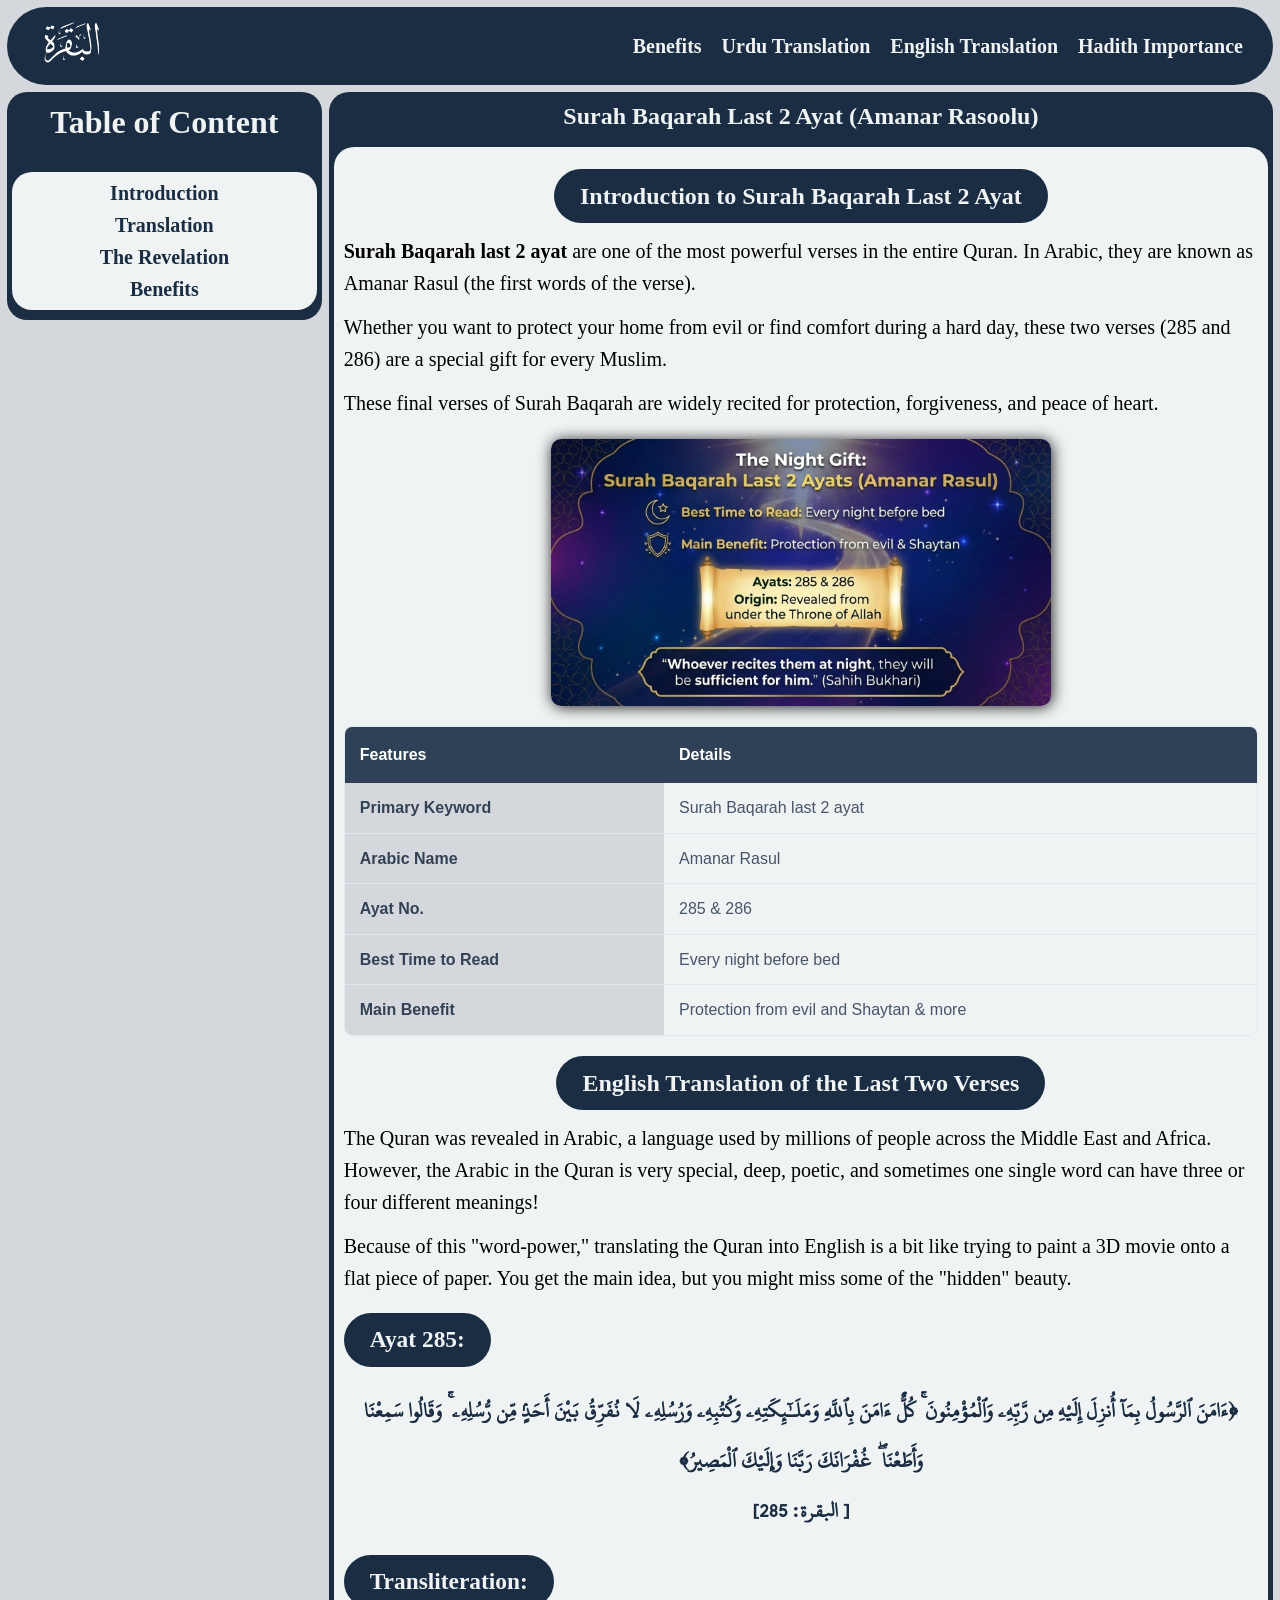
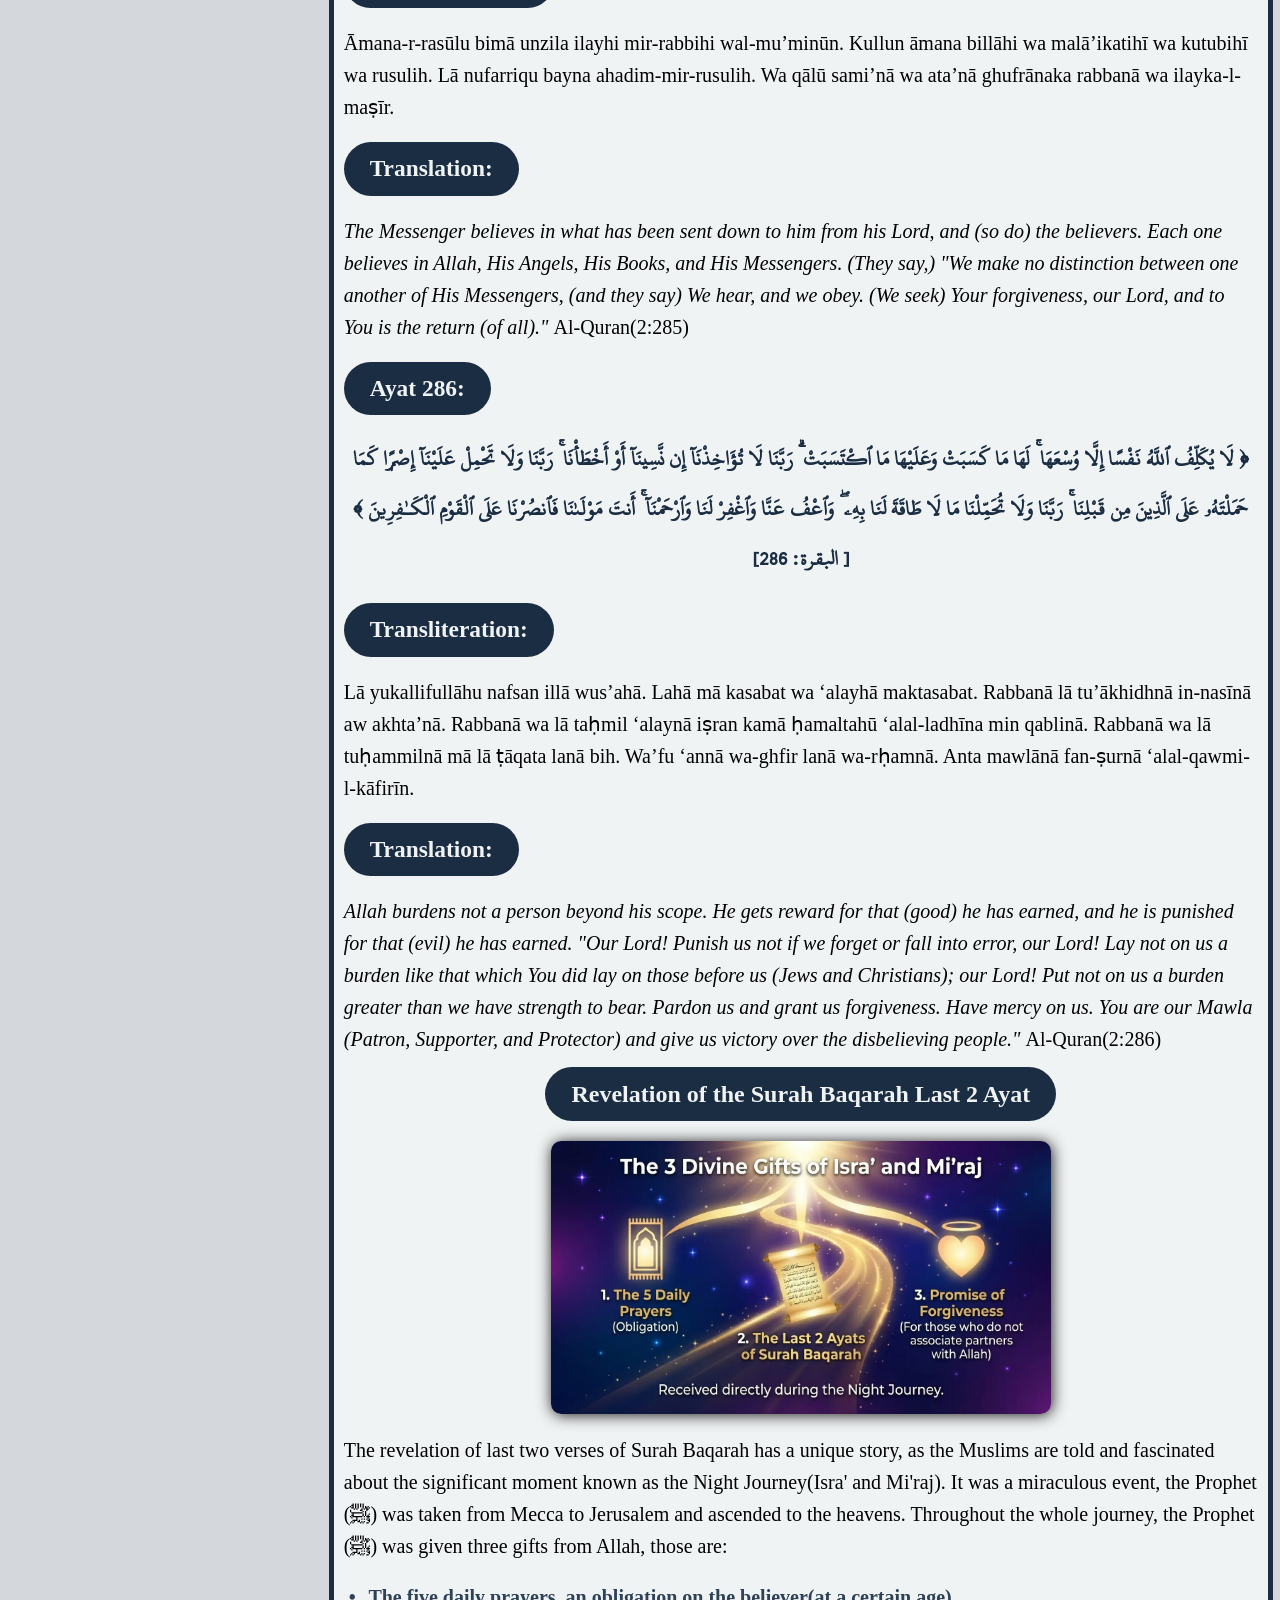
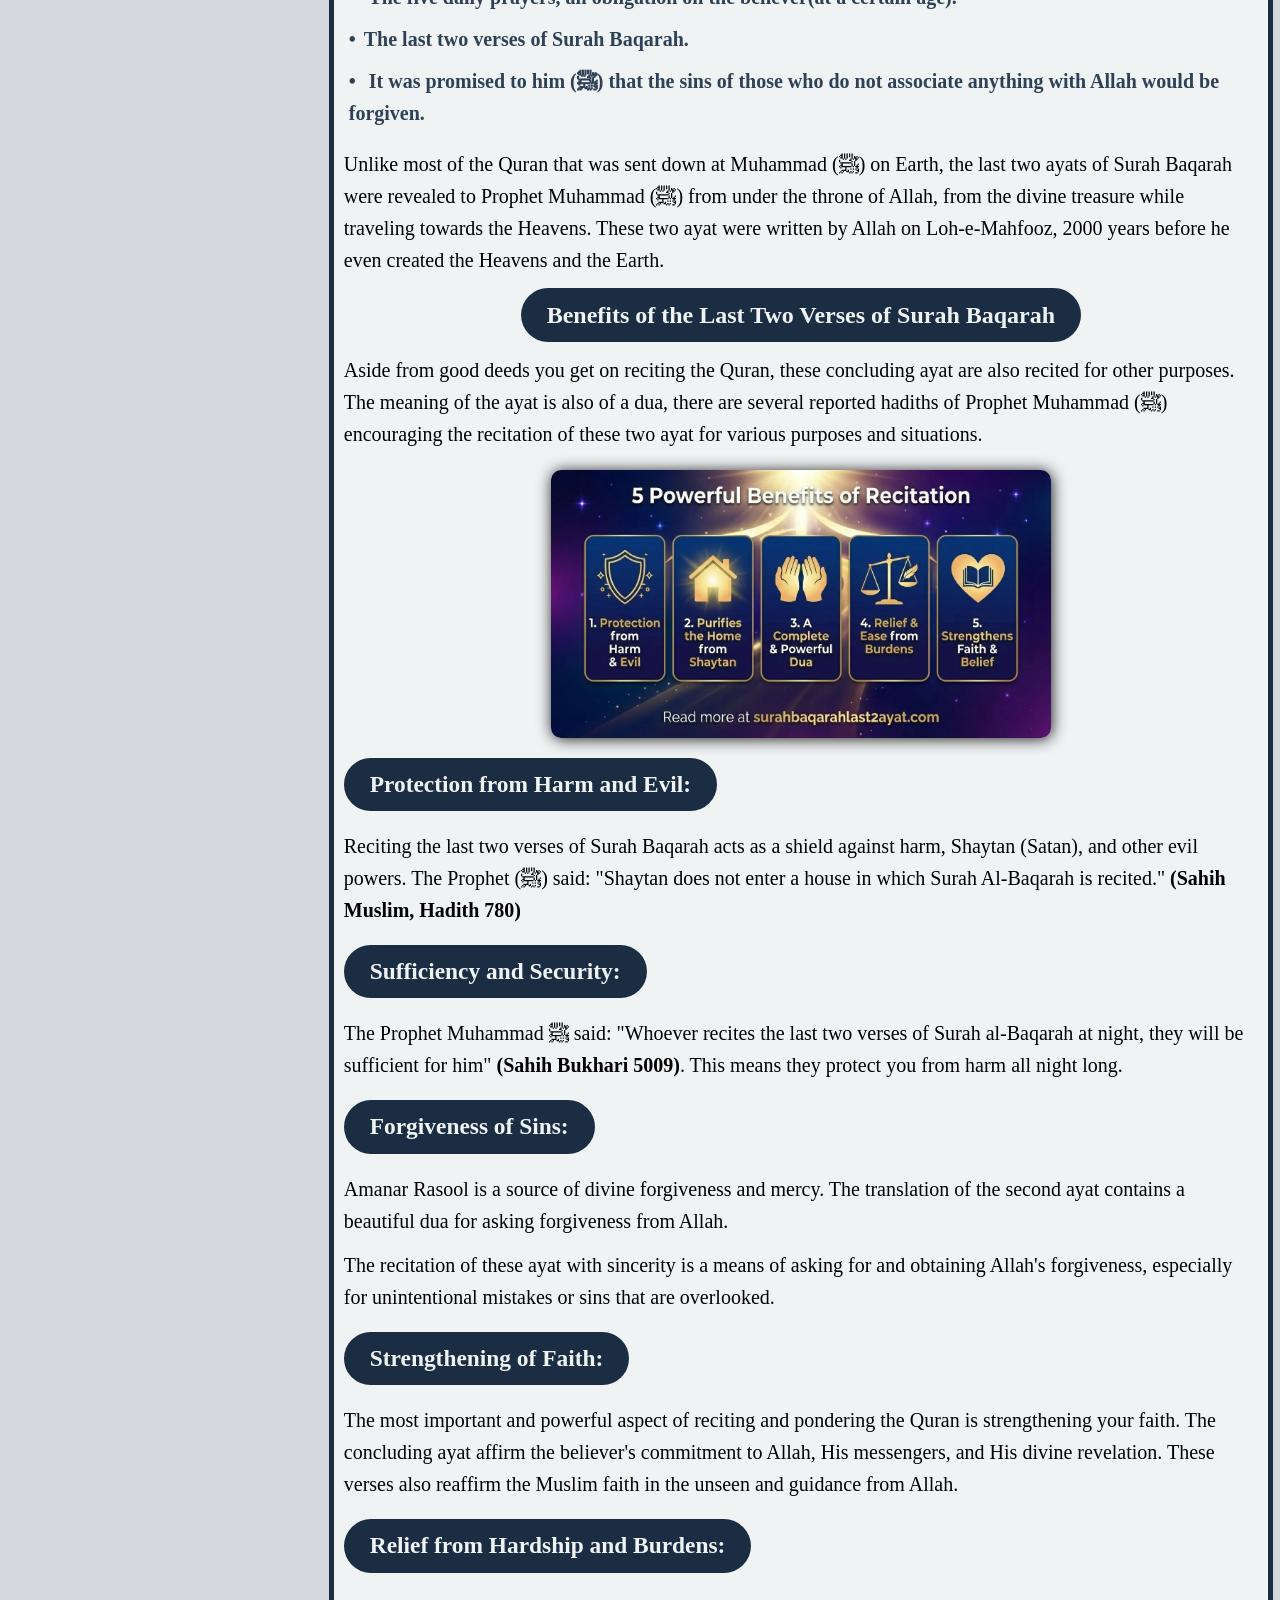
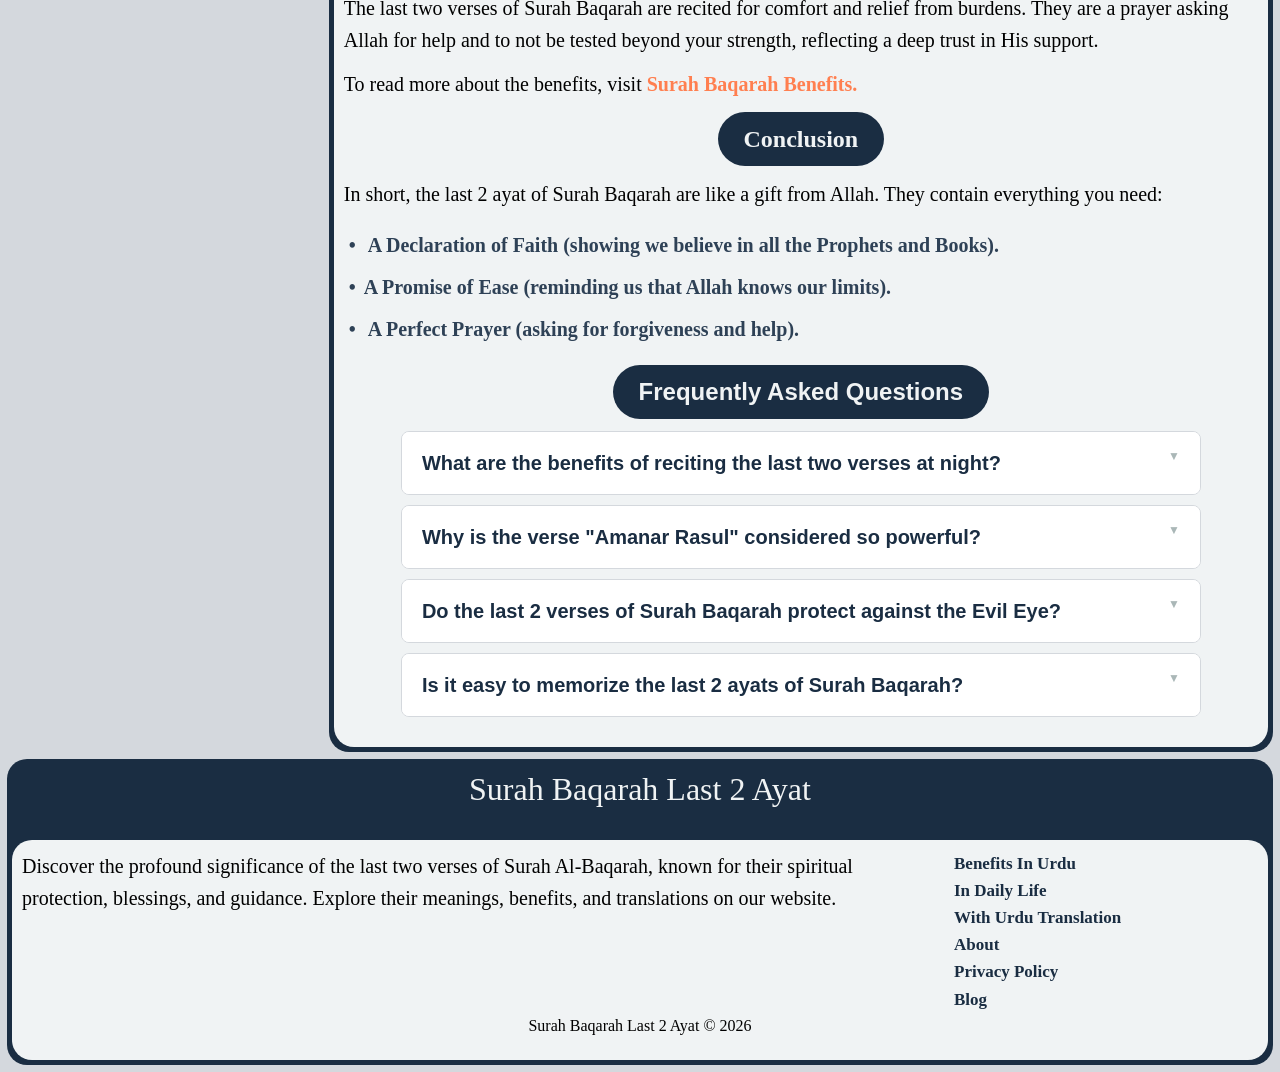
<file: index.html>
<!doctype html>
<html lang="en">

<head>
  <meta charset="UTF-8">
  <meta name="viewport" content="width=device-width, initial-scale=1.0">

  <title>Surah Baqarah Last 2 Ayat – Arabic, Translation & Benefits
  </title>

  <meta name="description" content="Read the last 2 ayat of Surah Baqarah (Amanar Rasool) with Arabic text, English translation, and authentic Hadith benefits for protection and peace.
">

  <!-- Canonical URL (IMPORTANT for GitHub Pages) -->
  <link rel="canonical" href="https://surahbaqarahlast2ayat.com/">

  <link rel="stylesheet" href="CSS/styles.css">
  <link rel="icon" href="images/favicon.ico" type="image/x-icon">

  <!-- Open Graph -->
  <meta property="og:title" content="Surah Baqarah Last 2 Ayat – Arabic, Translation & Benefits
">
  <meta property="og:description" content="Read the last 2 ayat of Surah Baqarah (Amanar Rasool) with Arabic text, English translation, and authentic Hadith benefits for protection and peace.
">
  <meta property="og:image" content="https://surahbaqarahlast2ayat.com/favicon.ico">
  <meta property="og:url" content="https://surahbaqarahlast2ayat.com/">
  <meta property="og:type" content="website">
  <meta property="article:published_time" content="2025-10-10T01:00:00+00:00">
  <meta property="article:modified_time" content="2026-01-27T01:00:00+00:00">

  <!-- Twitter -->
  <meta name="twitter:card" content="summary_large_image">
  <meta name="twitter:title" content="Surah Baqarah Last 2 Ayat – Arabic, Translation & Benefits
">
  <meta name="twitter:description" content="Read the last 2 ayat of Surah Baqarah (Amanar Rasool) with Arabic text, English translation, and authentic Hadith benefits for protection and peace.
">
  <meta name="twitter:image" content="https://surahbaqarahlast2ayat.com/favicon.ico">

  <!-- Google Analytics -->
  <script async src="https://www.googletagmanager.com/gtag/js?id=G-Z75L82DDX3"></script>
  <script>
    window.dataLayer = window.dataLayer || [];
    function gtag() {
      dataLayer.push(arguments);
    }
    gtag("js", new Date());
    gtag("config", "G-Z75L82DDX3");
  </script>
  <script type="text/javascript">
    (function (c, l, a, r, i, t, y) {
      c[a] = c[a] || function () { (c[a].q = c[a].q || []).push(arguments) };
      t = l.createElement(r); t.async = 1; t.src = "https://www.clarity.ms/tag/" + i;
      y = l.getElementsByTagName(r)[0]; y.parentNode.insertBefore(t, y);
    })(window, document, "clarity", "script", "vcfjn785gt");
  </script>
</head>

<body>
  <header>
    <div class="navbar">
      <a href="" class="text-logo-link">
        <img class="text-logo" src="images/mobile-logo.webp" alt="Mobile Logo" />
      </a>
      <button class="nav-toggle" aria-label="Toggle navigation">☰</button>
      <nav class="nav-links">
        <div class="nav-content">
          <ul>
            <li><a href="benefits">Benefits</a></li>
            <li><a href="with-urdu-translation/">Urdu Translation</a></li>
            <li>
              <a href="english-translation-pdf">English Translation</a>
            </li>
            <li>
              <a href="importance-in-light-of-hadiths/">Hadith Importance</a>
            </li>
          </ul>
        </div>
      </nav>
    </div>
  </header>

  <main>
    <div class="toc" role="navigation" aria-label="Table of contents">
      <div class="toc-tittle">
        <p><strong>Table of Content</strong></p>
      </div>
      <div class="toc-links">
        <ul>
          <li><a href="#introduction">Introduction</a></li>
          <li><a href="#translation">Translation</a></li>
          <li><a href="#revelation">The Revelation</a></li>
          <li><a href="#benefits">Benefits</a></li>
        </ul>
      </div>
    </div>
    <article class="blog">
      <div class="blog-tittle">
        <h1>
          Surah Baqarah Last 2 Ayat (Amanar Rasoolu)

        </h1>
      </div>
      <div class="blog-content">
        <div id="introduction">
          <h2 class="heading">Introduction to Surah Baqarah Last 2 Ayat</h2>
        </div>
        <p>
          <strong>Surah Baqarah last 2 ayat</strong> are one of the most
          powerful verses in the entire Quran. In Arabic,
          they are known as Amanar Rasul (the first words of the verse).
        </p>
        <p>
          Whether you want to protect your home from evil or find comfort
          during a hard day, these two verses (285 and 286) are a special gift
          for every Muslim.
        <p>
          These final verses of Surah Baqarah are widely recited for protection, forgiveness, and peace of heart.
        </p>

        </p>

        <img class="images" src="images/surah-baqarah-last-2-ayats.webp" alt="Surah Baqarah Last 2 Ayats">

        <div class="quran-table-wrapper">
          <table class="quran-info-table">
            <thead>
              <tr>
                <th>Features</th>
                <th>Details</th>
              </tr>
            </thead>
            <tbody>
              <tr>
                <td class="feature-name">Primary Keyword</td>
                <td class="feature-detail">Surah Baqarah last 2 ayat</td>
              </tr>
              <tr>
                <td class="feature-name">Arabic Name</td>
                <td class="feature-detail">Amanar Rasul</td>
              </tr>
              <tr>
                <td class="feature-name">Ayat No.</td>
                <td class="feature-detail">285 & 286</td>
              </tr>
              <tr>
                <td class="feature-name">Best Time to Read</td>
                <td class="feature-detail">Every night before bed</td>
              </tr>
              <tr>
                <td class="feature-name">Main Benefit</td>
                <td class="feature-detail">
                  Protection from evil and Shaytan & more
                </td>
              </tr>
            </tbody>
          </table>
        </div>

        <div id="translation">
          <h2 class="heading">English Translation of the Last Two Verses</h2>
        </div>
        <p>
          The Quran was revealed in Arabic, a language used by millions of
          people across the Middle East and Africa. However, the Arabic in
          the Quran is very special, deep, poetic, and sometimes one single
          word can have three or four different meanings!
        </p>
        <p>
          Because of this "word-power," translating the Quran into English
          is a bit like trying to paint a 3D movie onto a flat piece of
          paper. You get the main idea, but you might miss some of the
          "hidden" beauty.
        </p>

        <h3>Ayat 285:</h3>

        <p class="quran">
          ﴿ءَامَنَ ٱلرَّسُولُ بِمَآ أُنزِلَ إِلَيْهِ مِن رَّبِّهِۦ وَٱلْمُؤْمِنُونَ ۚ كُلٌّ ءَامَنَ بِٱللَّهِ
          وَمَلَـٰٓئِكَتِهِۦ وَكُتُبِهِۦ وَرُسُلِهِۦ لَا نُفَرِّقُ بَيْنَ أَحَدٍۢ مِّن رُّسُلِهِۦ ۚ وَقَالُوا
          سَمِعْنَا وَأَطَعْنَا ۖ غُفْرَانَكَ رَبَّنَا وَإِلَيْكَ ٱلْمَصِيرُ﴾
          <br>
          [ البقرة: 285]
        </p>
        <h3>Transliteration:</h3>
        <p>
          Āmana-r-rasūlu bimā unzila ilayhi mir-rabbihi wal-mu’minūn. Kullun
          āmana billāhi wa malā’ikatihī wa kutubihī wa rusulih. Lā nufarriqu
          bayna ahadim-mir-rusulih. Wa qālū sami’nā wa ata’nā ghufrānaka
          rabbanā wa ilayka-l-maṣīr.
        </p>
        <h3>Translation:</h3>
        <p>
          <em>
            The Messenger believes in what has been sent down to him from
            his Lord, and (so do) the believers. Each one believes in Allah,
            His Angels, His Books, and His Messengers. (They say,) "We make
            no distinction between one another of His Messengers, (and they
            say) We hear, and we obey. (We seek) Your forgiveness, our Lord,
            and to You is the return (of all)."
          </em>
          Al-Quran(2:285)
        </p>

        <h3>Ayat 286:</h3>
        <div class="quran">
          <p class="quran">
            ﴿ لَا يُكَلِّفُ ٱللَّهُ نَفْسًا إِلَّا وُسْعَهَا ۚ لَهَا مَا كَسَبَتْ وَعَلَيْهَا مَا ٱكْتَسَبَتْ ۗ رَبَّنَا
            لَا تُؤَاخِذْنَآ إِن نَّسِينَآ أَوْ أَخْطَأْنَا ۚ رَبَّنَا وَلَا تَحْمِلْ عَلَيْنَآ إِصْرًۭا كَمَا
            حَمَلْتَهُۥ عَلَى ٱلَّذِينَ مِن قَبْلِنَا ۚ رَبَّنَا وَلَا تُحَمِّلْنَا مَا لَا طَاقَةَ لَنَا بِهِۦ ۖ
            وَٱعْفُ عَنَّا وَٱغْفِرْ لَنَا وَٱرْحَمْنَآ ۚ أَنتَ مَوْلَىٰنَا فَٱنصُرْنَا عَلَى ٱلْقَوْمِ ٱلْكَـٰفِرِينَ
            ﴾ <br />[ البقرة: 286]
          </p>
        </div>

        <h3>Transliteration:</h3>
        <p>
          Lā yukallifullāhu nafsan illā wus’ahā. Lahā mā kasabat wa ‘alayhā
          maktasabat. Rabbanā lā tu’ākhidhnā in-nasīnā aw akhta’nā. Rabbanā
          wa lā taḥmil ‘alaynā iṣran kamā ḥamaltahū ‘alal-ladhīna min
          qablinā. Rabbanā wa lā tuḥammilnā mā lā ṭāqata lanā bih. Wa’fu
          ‘annā wa-ghfir lanā wa-rḥamnā. Anta mawlānā fan-ṣurnā
          ‘alal-qawmi-l-kāfirīn.
        </p>
        <h3>Translation:</h3>
        <p>
          <em>
            Allah burdens not a person beyond his scope. He gets reward for
            that (good) he has earned, and he is punished for that (evil) he
            has earned. "Our Lord! Punish us not if we forget or fall into
            error, our Lord! Lay not on us a burden like that which You did
            lay on those before us (Jews and Christians); our Lord! Put not
            on us a burden greater than we have strength to bear. Pardon us
            and grant us forgiveness. Have mercy on us. You are our Mawla
            (Patron, Supporter, and Protector) and give us victory over the
            disbelieving people."
          </em>
          Al-Quran(2:286)
        </p>


        <div id="revelation">
          <h2 class="heading">
            Revelation of the Surah Baqarah Last 2 Ayat
          </h2>
        </div>
        <img class="images" src="images/the-3-divine-gifts-of-isra'-and-mi'raj.webp"
          alt="The 3 Divine Gifts of Isra' and Mi'raj">
        <p>
          The revelation of last two verses of Surah Baqarah has a unique
          story, as the Muslims are told and fascinated about the significant
          moment known as the Night Journey(Isra' and Mi'raj). It was a
          miraculous event, the Prophet (ﷺ) was taken from Mecca to Jerusalem
          and ascended to the heavens. Throughout the whole journey, the
          Prophet (ﷺ) was given three gifts from Allah, those are:
        </p>
        <div class="blog-list">
          <ul>
            <li>
              The five daily prayers, an obligation on the believer(at a
              certain age).
            </li>
            <li>The last two verses of Surah Baqarah.</li>
            <li>
              It was promised to him (ﷺ) that the sins of those who do not
              associate anything with Allah would be forgiven.
            </li>
          </ul>
        </div>
        <p>
          Unlike most of the Quran that was sent down at Muhammad (ﷺ) on
          Earth, the last two ayats of Surah Baqarah were revealed to Prophet
          Muhammad (ﷺ) from under the throne of Allah, from the divine
          treasure while traveling towards the Heavens. These two ayat were
          written by Allah on Loh-e-Mahfooz, 2000 years before he even created
          the Heavens and the Earth.
        </p>
        <div id="benefits">
          <h2 class="heading">Benefits of the Last Two Verses of Surah Baqarah</h2>
        </div>
        <p>
          Aside from good deeds you get on reciting the Quran, these concluding ayat are also recited for other
          purposes. The meaning
          of the ayat is also of a dua, there are several reported hadiths of
          Prophet Muhammad (ﷺ) encouraging the recitation of these two ayat for various purposes and situations.
        </p>
        <img class="images" src="images/5-powerful-benefits-of-recitation.webp" alt="5 Powerful Benefits of Recitation">
        <h3>Protection from Harm and Evil:</h3>

        <p>Reciting the last two verses of Surah Baqarah acts as a shield against
          harm, Shaytan (Satan), and other evil powers. The Prophet (ﷺ) said:
          "Shaytan does not enter a house in which Surah Al-Baqarah is recited."
          <strong>(Sahih Muslim, Hadith 780)</strong>
        </p>


        <h3>Sufficiency and Security:</h3>
        <p>
          The Prophet Muhammad ﷺ said: "Whoever recites the last two verses of
          Surah al-Baqarah at night, they will be sufficient for him"
          <strong>(Sahih Bukhari 5009)</strong>. This means they protect you
          from harm all night long.
        </p>
        <h3>Forgiveness of Sins:</h3>
        <p>
          Amanar Rasool is a source of divine forgiveness
          and mercy. The translation of the second ayat contains a beautiful
          dua for asking forgiveness from Allah.
        </p>
        <p>
          The recitation of these ayat with sincerity is a means of asking
          for and obtaining Allah's forgiveness, especially for unintentional
          mistakes or sins that are overlooked.
        </p>
        <h3>Strengthening of Faith:</h3>
        <p>
          The most important and powerful aspect of reciting and pondering the
          Quran is strengthening your faith. The concluding ayat affirm the
          believer's commitment to Allah, His messengers, and His divine
          revelation. These verses also reaffirm the Muslim faith in the
          unseen and guidance from Allah.
        </p>
        <h3>Relief from Hardship and Burdens:</h3>
        <p>
          The last two verses of Surah Baqarah are recited for comfort and relief from burdens. They are a prayer asking
          Allah for help and to not be tested beyond your strength, reflecting a deep trust in His support.

        </p>
        <p>To read more about the benefits, visit <a class="in-link" href="benefits">Surah Baqarah Benefits.</a></p>
        <div id="conclusion">
          <h2 class="heading">Conclusion</h2>
          <p>
            In short, the last 2 ayat of Surah Baqarah are like a gift from Allah. They contain everything you need:
          </p>
          <div class="blog-list">
            <ul>
              <li>
                A Declaration of Faith (showing we believe in all the Prophets and Books).
              </li>
              <li>A Promise of Ease (reminding us that Allah knows our limits).</li>
              <li>
                A Perfect Prayer (asking for forgiveness and help).
              </li>
            </ul>
          </div>
          <div class="faq-container">
            <h2 class="heading">Frequently Asked Questions
            </h2>

            <details class="faq-box">
              <summary class="faq-question">What are the benefits of reciting the last two verses at night?</summary>
              <div class="faq-answer">
                <p>The Prophet Muhammad ﷺ mentioned that reciting the <strong>last 2 verses of Surah Baqarah</strong>
                  before bed is "sufficient" for any believer. The main <strong>benefits</strong> include protection
                  from evil, safety from Shaytan, and a reward similar to praying throughout the night.</p>
              </div>
            </details>

            <details class="faq-box">
              <summary class="faq-question">Why is the verse "Amanar Rasul" considered so powerful?</summary>
              <div class="faq-answer">
                <p><strong>Amanar Rasul</strong> (the first words of the last 2 ayats) is special because it was
                  revealed directly to the Prophet ﷺ from the treasures of Heaven. It serves as a complete declaration
                  of faith and a powerful Dua for forgiveness and ease.</p>
              </div>
            </details>

            <details class="faq-box">
              <summary class="faq-question">Do the last 2 verses of Surah Baqarah protect against the Evil Eye?
              </summary>
              <div class="faq-answer">
                <p>Yes, many scholars mention that the <strong>last 2 verses of Surah Baqarah</strong> act as a
                  spiritual shield. Reciting them consistently is a form of Ruqyah that provides protection against the
                  Evil Eye, witchcraft, and harmful whispers.</p>
              </div>
            </details>

            <details class="faq-box">
              <summary class="faq-question">Is it easy to memorize the last 2 ayats of Surah Baqarah?</summary>
              <div class="faq-answer">
                <p>Yes! Since there are only <strong>two verses</strong>, most people find them very easy to memorize.
                  Reading them along with the <strong>English Transliteration</strong> and word-by-word meaning helps
                  you
                  learn them much faster.</p>
              </div>
            </details>
          </div>
        </div>
    </article>
  </main>

  <footer class="footer" id="footer">
    <div class="f-tittle">
      <p>Surah Baqarah Last 2 Ayat</p>
    </div>
    <div class="f-content">
      <div class="f-grid">
        <div class="f-description">
          <p>Discover the profound significance of the last two verses of Surah Al-Baqarah, known for their spiritual
            protection, blessings, and guidance. Explore their meanings, benefits, and translations on our website.
          </p>
        </div>
        <div class="f-links">
          <ul>
            <li><a href="/benefits-in-urdu/">Benefits In Urdu</li></a>
            <li><a href="/in-daily-life/">In Daily Life</li></a>
            <li><a href="/with-urdu-translation/">With Urdu Translation</li></a>
            <li><a href="/about">About</li></a>
            <li><a href="/privacy-policy">Privacy Policy</li></a>
            <li><a href="/blog">Blog</li></a>
          </ul>
        </div>
      </div>
      <div class="copyright">
        <p>Surah Baqarah Last 2 Ayat &copy; 2026</p>
      </div>
    </div>
    </div>
  </footer>
  <script src="script/script.js"></script>
  <script type="application/ld+json">
{
  "@context": "https://schema.org",
  "@type": "FAQPage",
  "mainEntity": [
    {
      "@type": "Question",
      "name": "What are the benefits of reciting the last two verses at night?",
      "acceptedAnswer": {
        "@type": "Answer",
        "text": "The Prophet Muhammad ﷺ mentioned that reciting the last 2 ayats of Surah Baqarah before bed is 'sufficient' for any believer. The main benefits include protection from evil, safety from Shaytan, and a reward similar to praying throughout the night."
      }
    },
    {
      "@type": "Question",
      "name": "Why is the verse 'Amanar Rasul' considered so powerful?",
      "acceptedAnswer": {
        "@type": "Answer",
        "text": "Amanar Rasul (the first words of the last 2 ayats) is special because it was revealed directly to the Prophet ﷺ from the treasures of Heaven. It serves as a complete declaration of faith and a powerful Dua for forgiveness and ease."
      }
    },
    {
      "@type": "Question",
      "name": "Do the last 2 verses of Surah Baqarah protect against the Evil Eye?",
      "acceptedAnswer": {
        "@type": "Answer",
        "text": "Yes, many scholars mention that the last 2 verses of Surah Baqarah act as a spiritual shield. Reciting them consistently is a form of Ruqyah that provides protection against the Evil Eye, witchcraft, and harmful whispers."
      }
    },
    {
      "@type": "Question",
      "name": "Is it easy to memorize the last 2 ayats of Surah Baqarah?",
      "acceptedAnswer": {
        "@type": "Answer",
        "text": "Yes! Since there are only two ayats, most people find them very easy to memorize. Reading them along with the English translation and word-by-word meaning helps you learn them much faster."
      }
    }
  ]
}
</script>

</body>

</html>
</file>
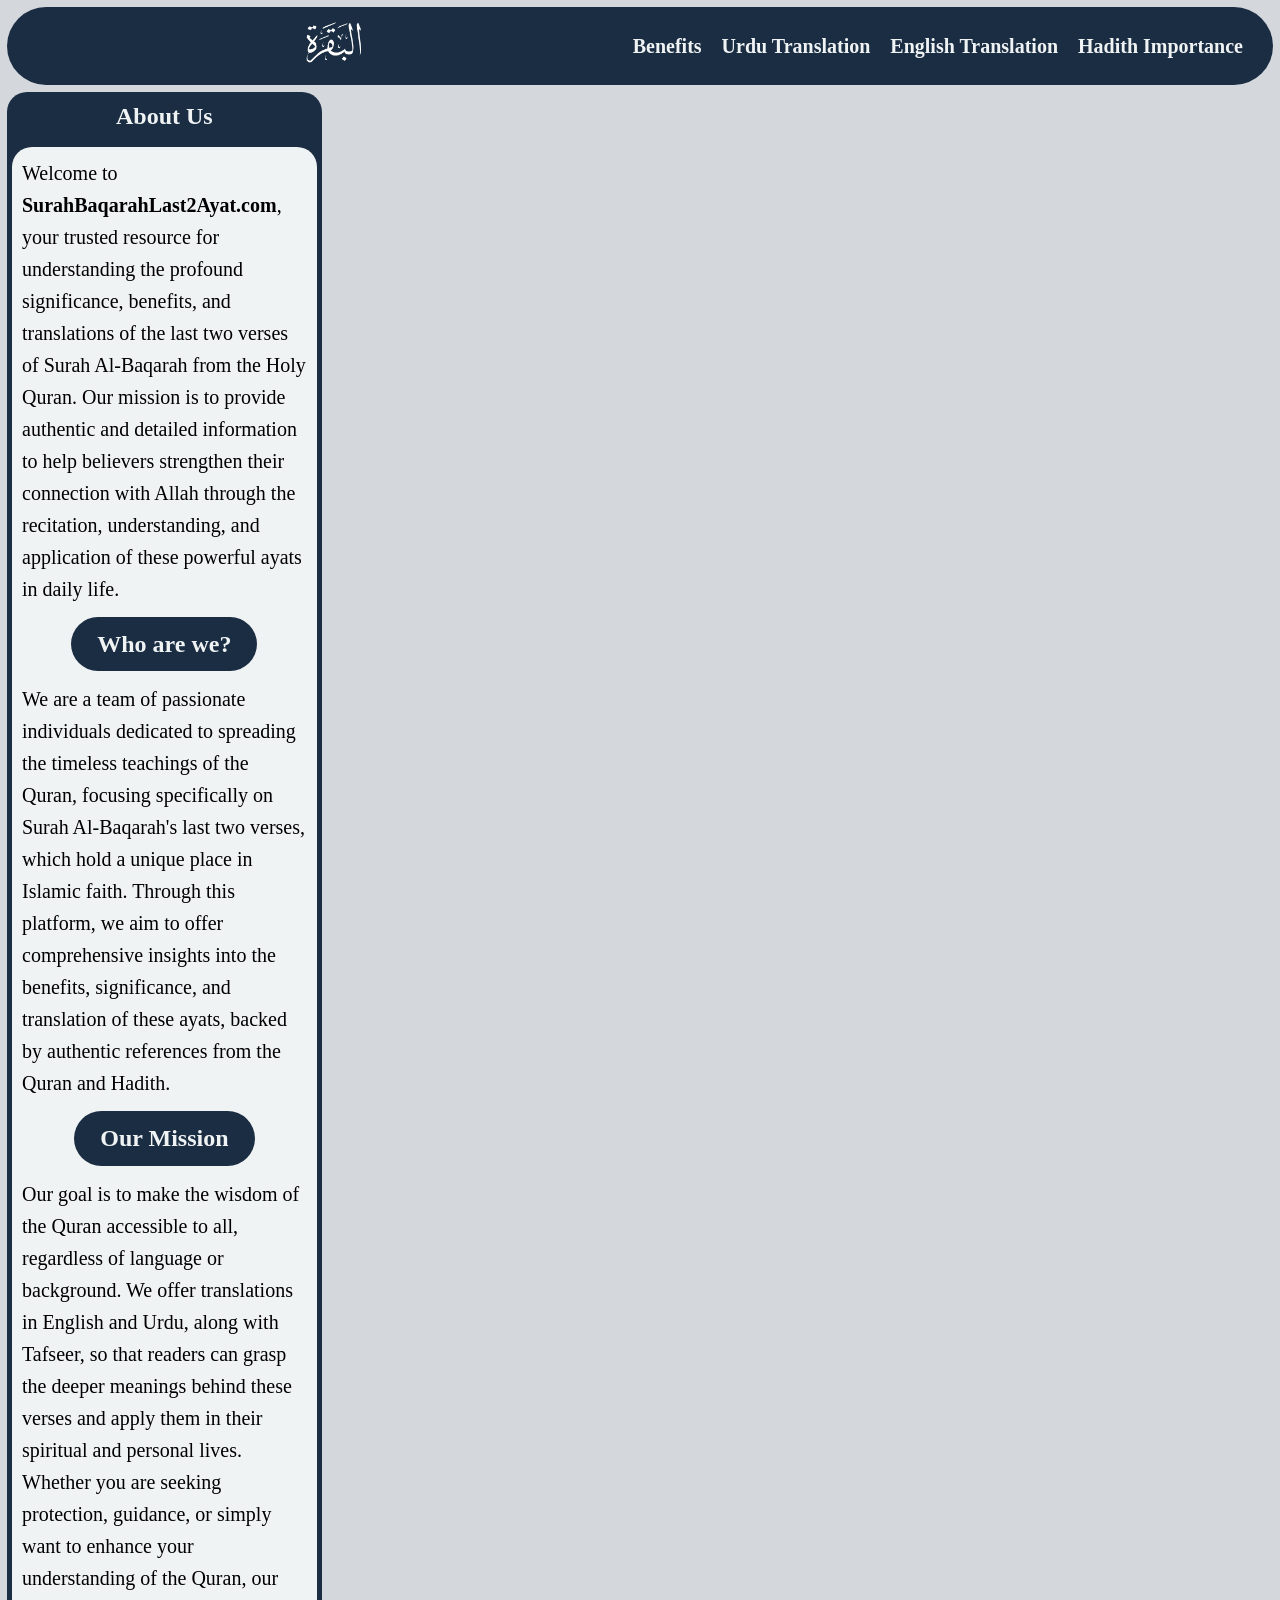
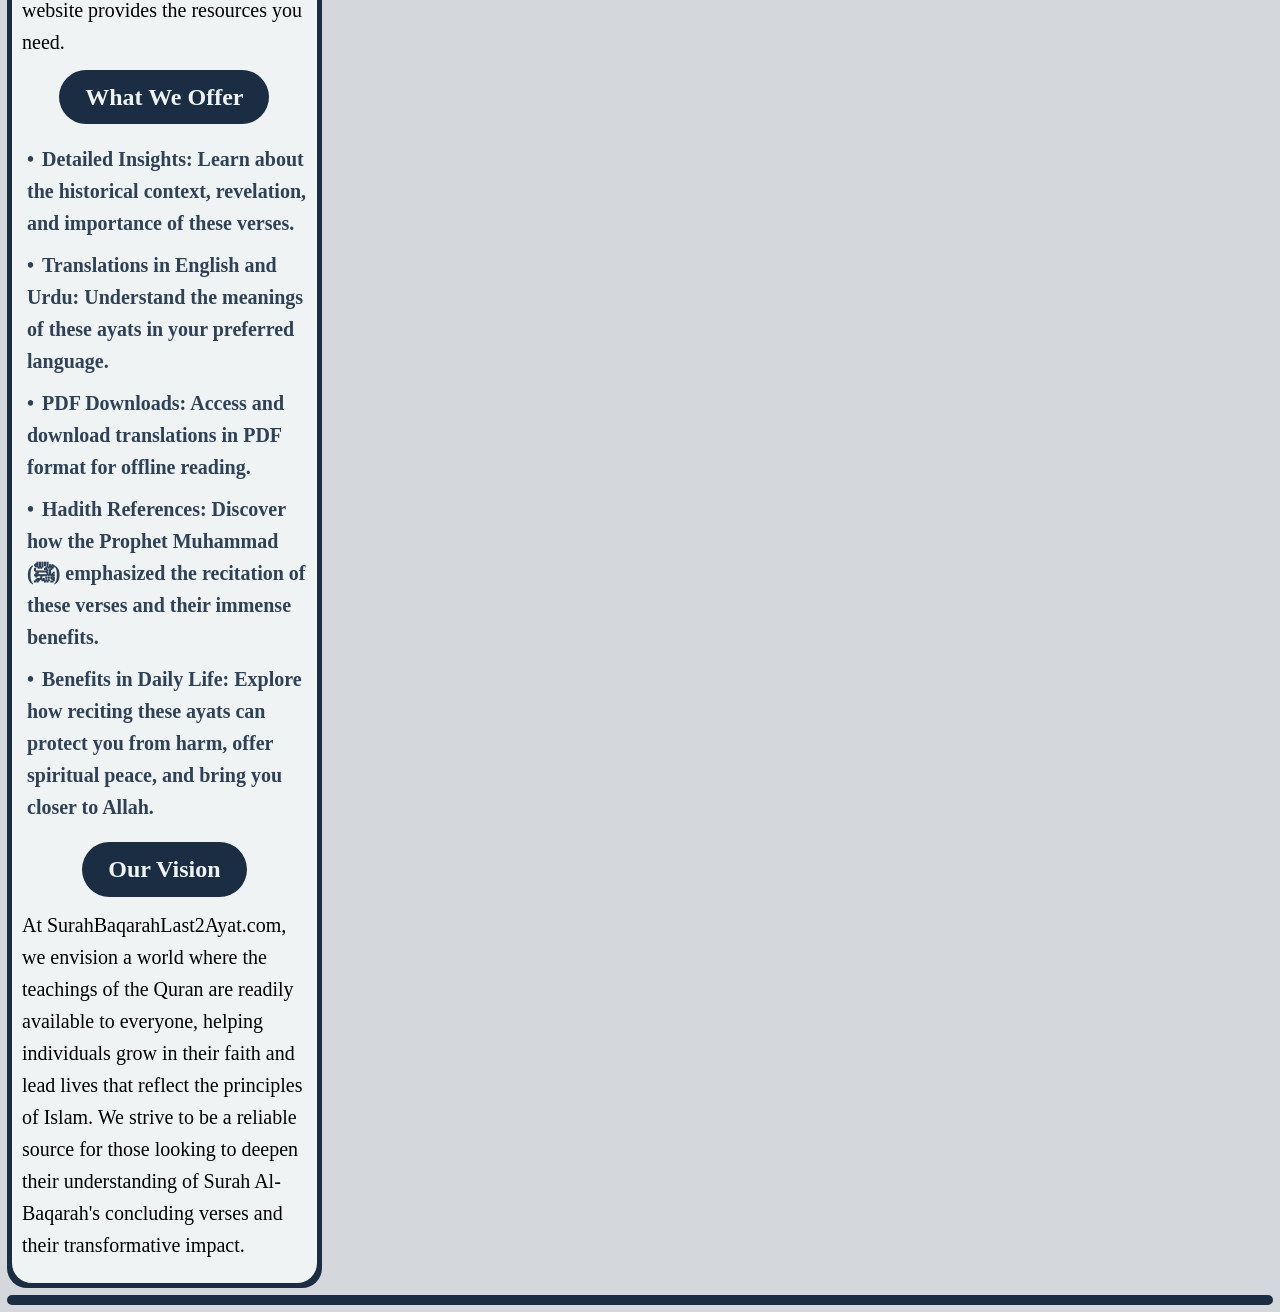
<file: about/index.html>
<!DOCTYPE html>
<html lang="en">

<head>
    <meta charset="UTF-8">
    <meta name="viewport" content="width=device-width, initial-scale=1.0">
    <title>About Us | Surah Baqarah Last 2 Ayats</title>
    <meta name="description"
        content="Learn more about our mission, vision, and dedication to sharing the message of the Last 2 Ayats of Surah Baqarah. Discover how we aim to inspire Muslims to practice these verses in daily life.">
    <link rel="stylesheet" href="/CSS/styles.css">
    <link rel="icon" href="/images/favicon.ico">
    <meta property="og:title" content="About Us | Surah Baqarah Last 2 Ayats">
    <meta property="og:description"
        content="Discover who we are, our mission, and why we emphasize the spiritual importance of the Last 2 Ayats of Surah Baqarah.">
    <meta property="og:image" content="https://surahbaqarahlast2ayat.com/images/about-us-banner.png">
    <meta property="og:url" content="https://surahbaqarahlast2ayat.com/about-us">
    <meta property="og:type" content="website">
    <meta property="article:published_time" content="2025-09-04T01:00:00+00:00">
    <meta property="article:modified_time" content="2025-09-04T01:00:00+00:00">
    <meta name="twitter:card" content="summary_large_image">
    <meta name="twitter:title" content="About Us | Surah Baqarah Last 2 Ayats">
    <meta name="twitter:description"
        content="Get to know us and our mission to encourage Muslims to integrate the Last 2 Ayats of Surah Baqarah into daily practice.">
    <meta name="twitter:image" content="https://surahbaqarahlast2ayat.com/images/about-us-banner.png">
    <script async src="https://www.googletagmanager.com/gtag/js?id=G-Z75L82DDX3"></script>
    <script>
        window.dataLayer = window.dataLayer || [];
        function gtag() { dataLayer.push(arguments); }
        gtag('js', new Date());
        gtag('config', 'G-Z75L82DDX3');
    </script>
</head>




<body>
    <header>
        <div class="navbar">

            <a href="/" class="text-logo-link">
                <a href="/" class="text-logo-link">
                    <img class="text-logo" src="/images/mobile-logo.webp" alt="mobile-logo">
                </a>
                <button class="nav-toggle" aria-label="Toggle navigation">
                    ☰
                </button>
                <nav class="nav-links">
                    <div class="nav-content">
                        <ul>
                            <li><a href="/benefits">Benefits</a></li>
                            <li><a href="/with-urdu-translation">Urdu Translation</a></li>
                            <li><a href="/english-translation-pdf">English Translation</a></li>
                            <li><a href="/importance-in-light-of-hadiths">Hadith Importance</a></li>

                        </ul>
                    </div>
                </nav>
        </div>
    </header>
    <main>
        <article class="blog">
            <div class="blog-tittle">
                <h1>About Us
                </h1>
            </div>
            <div class="blog-content">
                <p>Welcome to <strong>SurahBaqarahLast2Ayat.com</strong>, your trusted resource for understanding
                    the profound
                    significance, benefits, and translations of the last two verses of Surah Al-Baqarah from the
                    Holy Quran. Our
                    mission is to provide authentic and detailed information to help believers strengthen their
                    connection with
                    Allah through the recitation, understanding, and application of these powerful ayats in daily
                    life.</p>

                <h2 class="heading">
                    Who are we?
                </h2>
                <p>We are a team of passionate individuals dedicated to spreading the timeless teachings of the
                    Quran, focusing
                    specifically on Surah Al-Baqarah's last two verses, which hold a unique place in Islamic faith.
                    Through this
                    platform, we aim to offer comprehensive insights into the benefits, significance, and
                    translation of these
                    ayats, backed by authentic references from the Quran and Hadith.</p>
                <h2 class="heading">Our Mission</h2>
                <p>Our goal is to make the wisdom of the Quran accessible to all, regardless of language or
                    background. We offer
                    translations in English and Urdu, along with Tafseer, so that readers can grasp the deeper
                    meanings behind
                    these verses and apply them in their spiritual and personal lives. Whether you are seeking
                    protection,
                    guidance, or simply want to enhance your understanding of the Quran, our website provides the
                    resources you
                    need.</p>
                <h2 class="heading">What We Offer</h2>
                <div class="blog-list">
                    <ul>
                        <li><strong>Detailed Insights:</strong> Learn about the historical context, revelation, and
                            importance of
                            these verses.</li>
                        <li><strong>Translations in English and Urdu:</strong> Understand the meanings of these
                            ayats in
                            your
                            preferred language.</li>
                        <li><strong>PDF Downloads:</strong> Access and download translations in PDF format for
                            offline
                            reading.</li>
                        <li><strong>Hadith References:</strong> Discover how the Prophet Muhammad (ﷺ) emphasized the
                            recitation of
                            these verses and their immense benefits.</li>
                        <li><strong>Benefits in Daily Life:</strong> Explore how reciting these ayats can protect
                            you
                            from harm,
                            offer spiritual peace, and bring you closer to Allah.</li>
                    </ul>
                </div>
                <h2 class="heading">Our Vision</h2>
                <p>At SurahBaqarahLast2Ayat.com, we envision a world where the teachings of the Quran are readily
                    available to
                    everyone, helping individuals grow in their faith and lead lives that reflect the principles of
                    Islam. We
                    strive to be a reliable source for those looking to deepen their understanding of Surah
                    Al-Baqarah's
                    concluding verses and their transformative impact.</p>
            </div>
        </article>
    </main>

    <footer class="footer" id="footer">
    </footer>
    <script src="/script/script.js"></script>

</body>

</html>
</file>
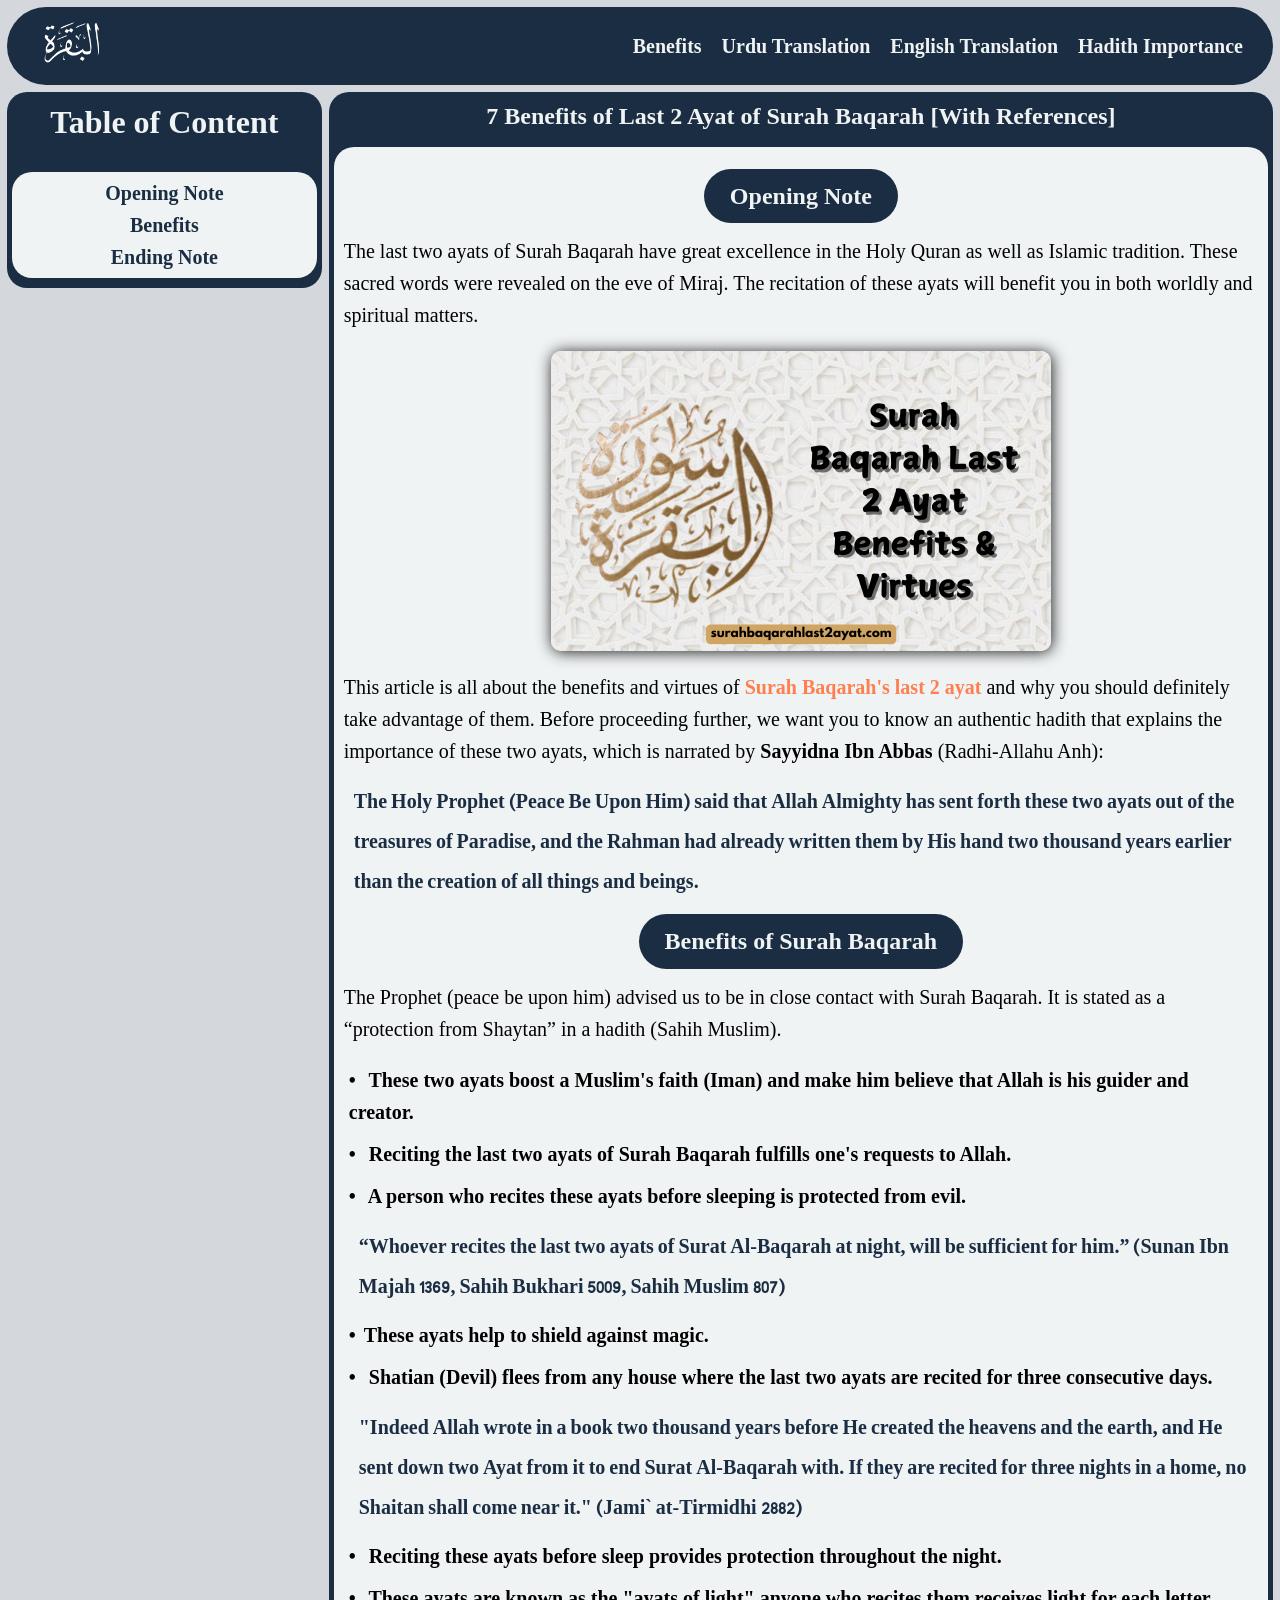
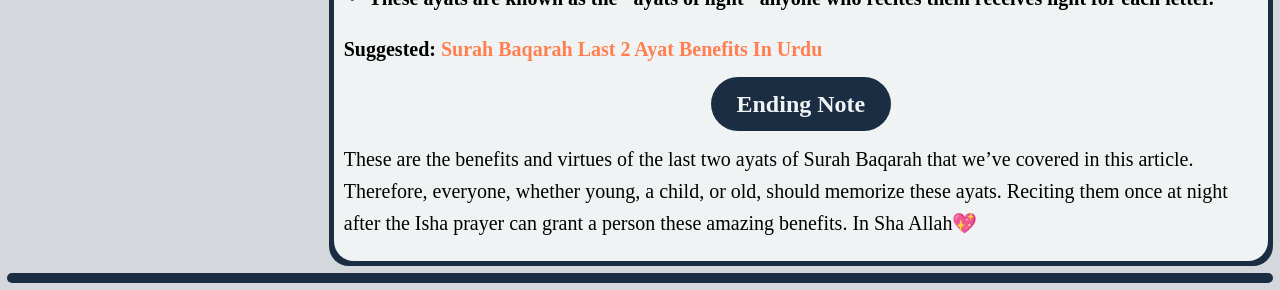
<file: benefits/index.html>
<!doctype html>
<html lang="en">

<head>
  <meta charset="UTF-8" />
  <meta name="viewport" content="width=device-width, initial-scale=1.0" />
  <title>7 Benefits of Last 2 Ayat of Surah Baqarah [With References]</title>
  <meta name="description"
    content="Discover the powerful benefits of Surah Baqarah’s last 2 ayat. Learn how reciting them brings protection, shields from evil, and grants blessings day and night" />
  <link rel="stylesheet" href="/CSS/styles.css" />
  <link rel="icon" href="/images/favicon.ico" />
  <meta property="og:title" content="7 Benefits of Last 2 Ayat of Surah Baqarah [With References]" />
  <meta property="og:description"
    content="Discover the powerful benefits of Surah Baqarah’s last 2 ayat. Learn how reciting them brings protection, shields from evil, and grants blessings day and night" />
  <meta property="og:image" content="https://surahbaqarahlast2ayat.com/favicon.ico" />
  <meta property="og:url" content="https://surahbaqarahlast2ayat.com/benefits/" />
  <meta property="og:type" content="website" />
  <meta property="article:published_time" content="2025-10-10T01:00:00+00:00" />
  <meta property="article:modified_time" content="2025-10-10T01:00:00+00:00" />
  <meta name="twitter:card" content="summary_large_image" />
  <meta name="twitter:title" content="7 Benefits of Last 2 Ayat of Surah Baqarah [With References]" />
  <meta name="twitter:description"
    content="Discover the powerful benefits of Surah Baqarah’s last 2 ayat. Learn how reciting them brings protection, shields from evil, and grants blessings day and night" />
  <meta name="twitter:image" content="https://surahbaqarahlast2ayat.com/favicon.ico" />
  <!-- Google tag (gtag.js) -->
  <script async src="https://www.googletagmanager.com/gtag/js?id=G-Z75L82DDX3"></script>
  <script>
    window.dataLayer = window.dataLayer || [];
    function gtag() {
      dataLayer.push(arguments);
    }
    gtag("js", new Date());

    gtag("config", "G-Z75L82DDX3");
  </script>
</head>

<body>
  <header>
    <div class="navbar">
      <a href="/" class="text-logo-link">
        <img class="text-logo" src="/images/mobile-logo.webp" alt="mobile-logo" />
      </a>
      <button class="nav-toggle" aria-label="Toggle navigation">☰</button>
      <nav class="nav-links">
        <div class="nav-content">
          <ul>
            <li><a href="/benefits">Benefits</a></li>
            <li><a href="/with-urdu-translation">Urdu Translation</a></li>
            <li>
              <a href="/english-translation-pdf">English Translation</a>
            </li>
            <li>
              <a href="/importance-in-light-of-hadiths">Hadith Importance</a>
            </li>
          </ul>
        </div>
      </nav>
    </div>
  </header>

  <main>
    <div class="toc">
      <div class="toc-tittle">
        <p><strong>Table of Content</strong></p>
      </div>
      <div class="toc-links">
        <ul>
          <li><a href="#opening">Opening Note</a></li>
          <li><a href="#benefits">Benefits</a></li>
          <li><a href="#ending">Ending Note</a></li>
        </ul>
      </div>
    </div>
    <article class="blog">
      <div class="blog-tittle">
        <h1>7 Benefits of Last 2 Ayat of Surah Baqarah [With References]</h1>
      </div>
      <div class="blog-content">
        <div id="opening">
          <h2 class="heading">Opening Note</h2>

          <p>
            The last two ayats of Surah Baqarah have great excellence in the
            Holy Quran as well as Islamic tradition. These sacred words were
            revealed on the eve of Miraj. The recitation of these ayats will
            benefit you in both worldly and spiritual matters.
          </p>

          <img class="images" src="/images/surah_baqarah_last_2_ayat_benefits_logo.webp"
            alt="Surah Baqarah Last 2 Ayat Benefits Logo" />

          <p>
            This article is all about the benefits and virtues of
            <a class="in-link" href="/index.html"><strong>Surah Baqarah's last 2 ayat</strong></a>
            and why you should definitely take advantage of them. Before
            proceeding further, we want you to know an authentic hadith that
            explains the importance of these two ayats, which is narrated by
            <strong>Sayyidna Ibn Abbas</strong> (Radhi-Allahu Anh):
          </p>
          <p class="en-quran">
            The Holy Prophet (Peace Be Upon Him) said that Allah Almighty has
            sent forth these two ayats out of the treasures of Paradise, and
            the Rahman had already written them by His hand two thousand years
            earlier than the creation of all things and beings.
          </p>
        </div>
        <div id="benefits">
          <h2 class="heading">Benefits of Surah Baqarah</h2>
          <p>
            The Prophet (peace be upon him) advised us to be in close contact
            with Surah Baqarah. It is stated as a “protection from Shaytan” in
            a hadith (Sahih Muslim).
          </p>
          <div class="blog-list black">
            <ul>
              <li>
                These two ayats boost a Muslim's faith (Iman) and make him
                believe that Allah is his guider and creator.
              </li>
              <li>
                Reciting the last two ayats of Surah Baqarah fulfills one's
                requests to Allah.
              </li>
              <li>
                A person who recites these ayats before sleeping is protected
                from evil.
                <p class="en-quran">
                  “Whoever recites the last two ayats of Surat Al-Baqarah at
                  night, will be sufficient for him.” (Sunan Ibn Majah 1369,
                  Sahih Bukhari 5009, Sahih Muslim 807)
                </p>
              </li>
              <li>These ayats help to shield against magic.</li>
              <li>
                Shatian (Devil) flees from any house where the last two ayats
                are recited for three consecutive days.
                <p class="en-quran">
                  "Indeed Allah wrote in a book two thousand years before He
                  created the heavens and the earth, and He sent down two Ayat
                  from it to end Surat Al-Baqarah with. If they are recited
                  for three nights in a home, no Shaitan shall come near it."
                  (Jami` at-Tirmidhi 2882)
                </p>
              </li>
              <li>
                Reciting these ayats before sleep provides protection
                throughout the night.
              </li>
              <li>
                These ayats are known as the "ayats of light" anyone who
                recites them receives light for each letter.
              </li>
            </ul>
          </div>
          <p>
            <b>Suggested:</b>
            <a class="in-link" href="/benefits-in-urdu/">Surah Baqarah Last 2 Ayat Benefits In Urdu</a>
          </p>
        </div>
        <div id="ending">
          <h3 class="heading">Ending Note</h3>
          <p>
            These are the benefits and virtues of the last two ayats of Surah
            Baqarah that we’ve covered in this article. Therefore, everyone,
            whether young, a child, or old, should memorize these ayats.
            Reciting them once at night after the Isha prayer can grant a
            person these amazing benefits. In Sha Allah💖
          </p>
        </div>
      </div>
    </article>
  </main>

  <footer class="footer" id="footer"></footer>
  <script src="/script/script.js"></script>

</body>

</html>
</file>
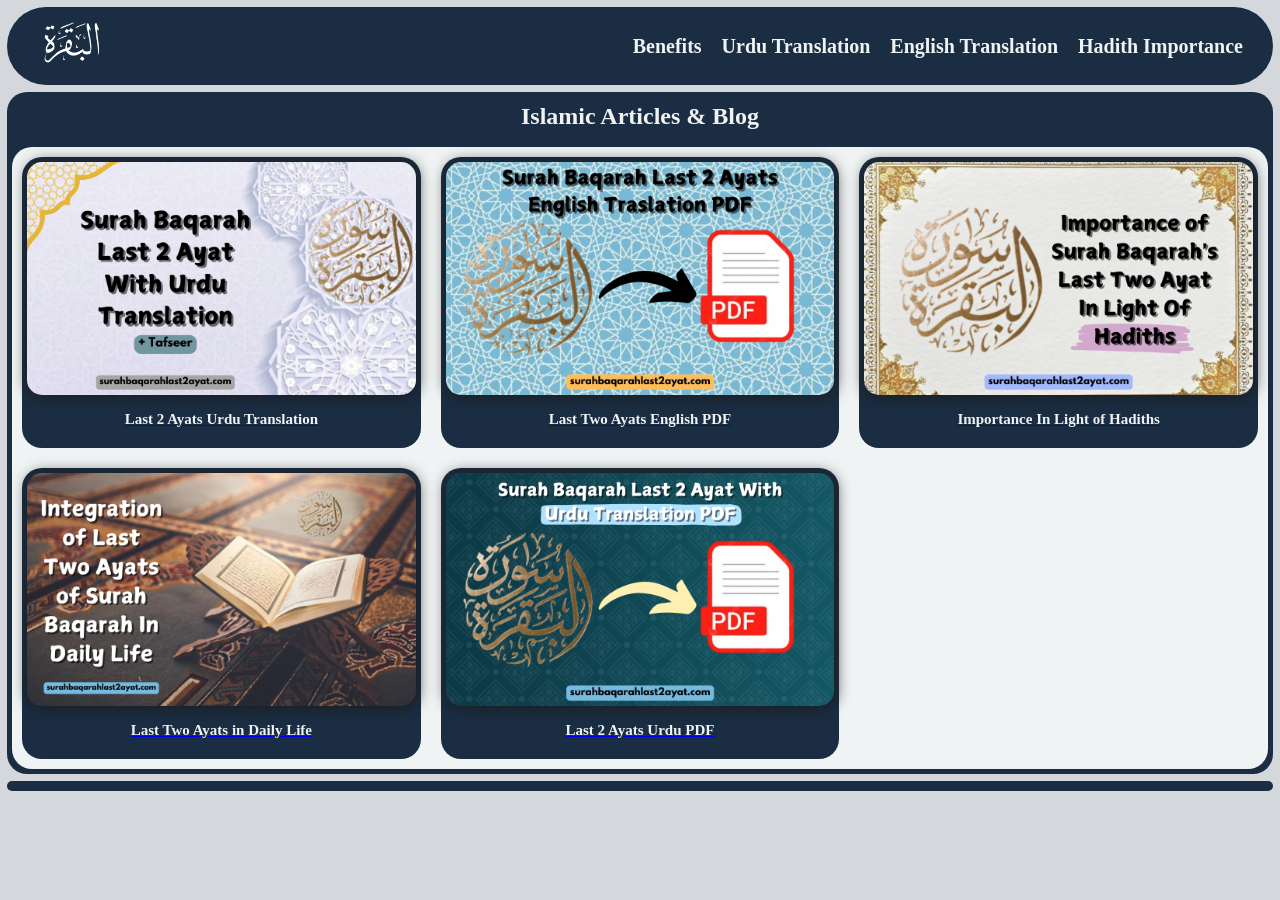
<file: blog/index.html>
<!doctype html>
<html lang="en">

<head>
  <meta charset="UTF-8">
  <meta name="viewport" content="width=device-width, initial-scale=1.0">
  <title>Blog</title>
  <meta name="description"
    content="Read all articles, explanations, translations, and benefits related to Surah Baqarah and Islamic knowledge." />
  <link rel="stylesheet" href="/CSS/styles.css">
  <link rel="icon" href="/images/favicon.ico">
  <meta property="og:title" content="Blog">
  <meta property="og:description"
    content="Read all articles, explanations, translations, and benefits related to Surah Baqarah and Islamic knowledge." />
  <meta property="og:image" content="https://surahbaqarahlast2ayat.com/favicon.ico">
  <meta property="og:url" content="https://surahbaqarahlast2ayat.com/blog/">
  <meta property="og:type" content="website">
  <meta property="article:published_time" content="2026-01-04T01:00:00+00:00">
  <meta property="article:modified_time" content="2026-01-04T01:00:00+00:00">
  <meta name="twitter:card" content="summary_large_image">
  <meta name="twitter:title" content="Blog">
  <meta name="twitter:description"
    content="Read all articles, explanations, translations, and benefits related to Surah Baqarah and Islamic knowledge." />
  <meta name="twitter:image" content="https://surahbaqarahlast2ayat.com/favicon.ico">
  <!-- Google tag (gtag.js) -->
  <script async src="https://www.googletagmanager.com/gtag/js?id=G-Z75L82DDX3"></script>
  <script>
    window.dataLayer = window.dataLayer || [];
    function gtag() {
      dataLayer.push(arguments);
    }
    gtag("js", new Date());

    gtag("config", "G-Z75L82DDX3");
  </script>
</head>

<body>
  <header>
    <div class="navbar">
      <a href="/" class="text-logo-link">
        <img class="text-logo" src="/images/mobile-logo.webp" alt="mobile-logo" />
      </a>
      <button class="nav-toggle" aria-label="Toggle navigation">☰</button>
      <nav class="nav-links">
        <div class="nav-content">
          <ul>
            <li><a href="/benefits">Benefits</a></li>
            <li><a href="/with-urdu-translation/">Urdu Translation</a></li>
            <li>
              <a href="/english-translation-pdf">English Translation</a>
            </li>
            <li>
              <a href="/importance-in-light-of-hadiths/">Hadith Importance</a>
            </li>
          </ul>
        </div>
      </nav>
    </div>
  </header>

  <article style="padding: 7px">
    <div class="blog">
      <div class="blog-tittle">
        <h1>Islamic Articles & Blog</h1>
      </div>
      <div class="blog-content">
        <div class="blog-grid">
          <a href="/with-urdu-translation/">
            <div class="blog-post">
              <img class="blog-images" loading="lazy"
                src="/images/surah_baqarah_last_2_ayat_with_urdu_translation_logo.webp"
                alt="Surah Baqarah Last Two Ayats English Translation PDF Logo" />
              <p>Last 2 Ayats Urdu Translation</p>
            </div>
          </a>
          <a href="/english-translation-pdf">
            <div class="blog-post">
              <img class="blog-images" loading="lazy" src="/images/surah_baqarah_last_2_ayats_pdf_logo.webp"
                alt="Surah Baqarah Last Two Ayats English Translation PDF Logo" />
              <p>Last Two Ayats English PDF</p>
            </div>
          </a>
          <a href="/importance-in-light-of-hadiths/">
            <div class="blog-post">
              <img class="blog-images" loading="lazy"
                src="/images/importance_of_Surah_Baqarahs_last_two_Ayat_in_light_of_Hadiths_logo.webp"
                alt="Impportance of Surah Baqarah's Last Two Ayat In Light of Hadiths" />
              <p>Importance In Light of Hadiths</p>
            </div>
          </a>
          <a href="/in-daily-life/">
            <div class="blog-post">
              <img class="blog-images" loading="lazy"
                src="/images/integrate_the _last_two_ayats_of_surah_baqarah_into_daily_life.webp"
                alt="Integrate the Last Two Ayats of Surah Baqarah into Daily Life" />
              <p>Last Two Ayats in Daily Life</p>
            </div>
          </a>
          <a href="/urdu-translation-pdf/">
            <div class="blog-post">
              <img class="blog-images" loading="lazy"
                src="/images/surah_baqarah_last_2_ayat_with_urdu_translation_pdf_logo.webp"
                alt="Surah Baqarah Last 2 Ayat With Urdu Translation PDF Logo" />
              <p>Last 2 Ayats Urdu PDF</p>
            </div>
          </a>
        </div>
      </div>
    </div>
  </article>

  <footer class="footer" id="footer">
  </footer>
  <script src="/script/script.js"></script>
</body>

</html>
</file>
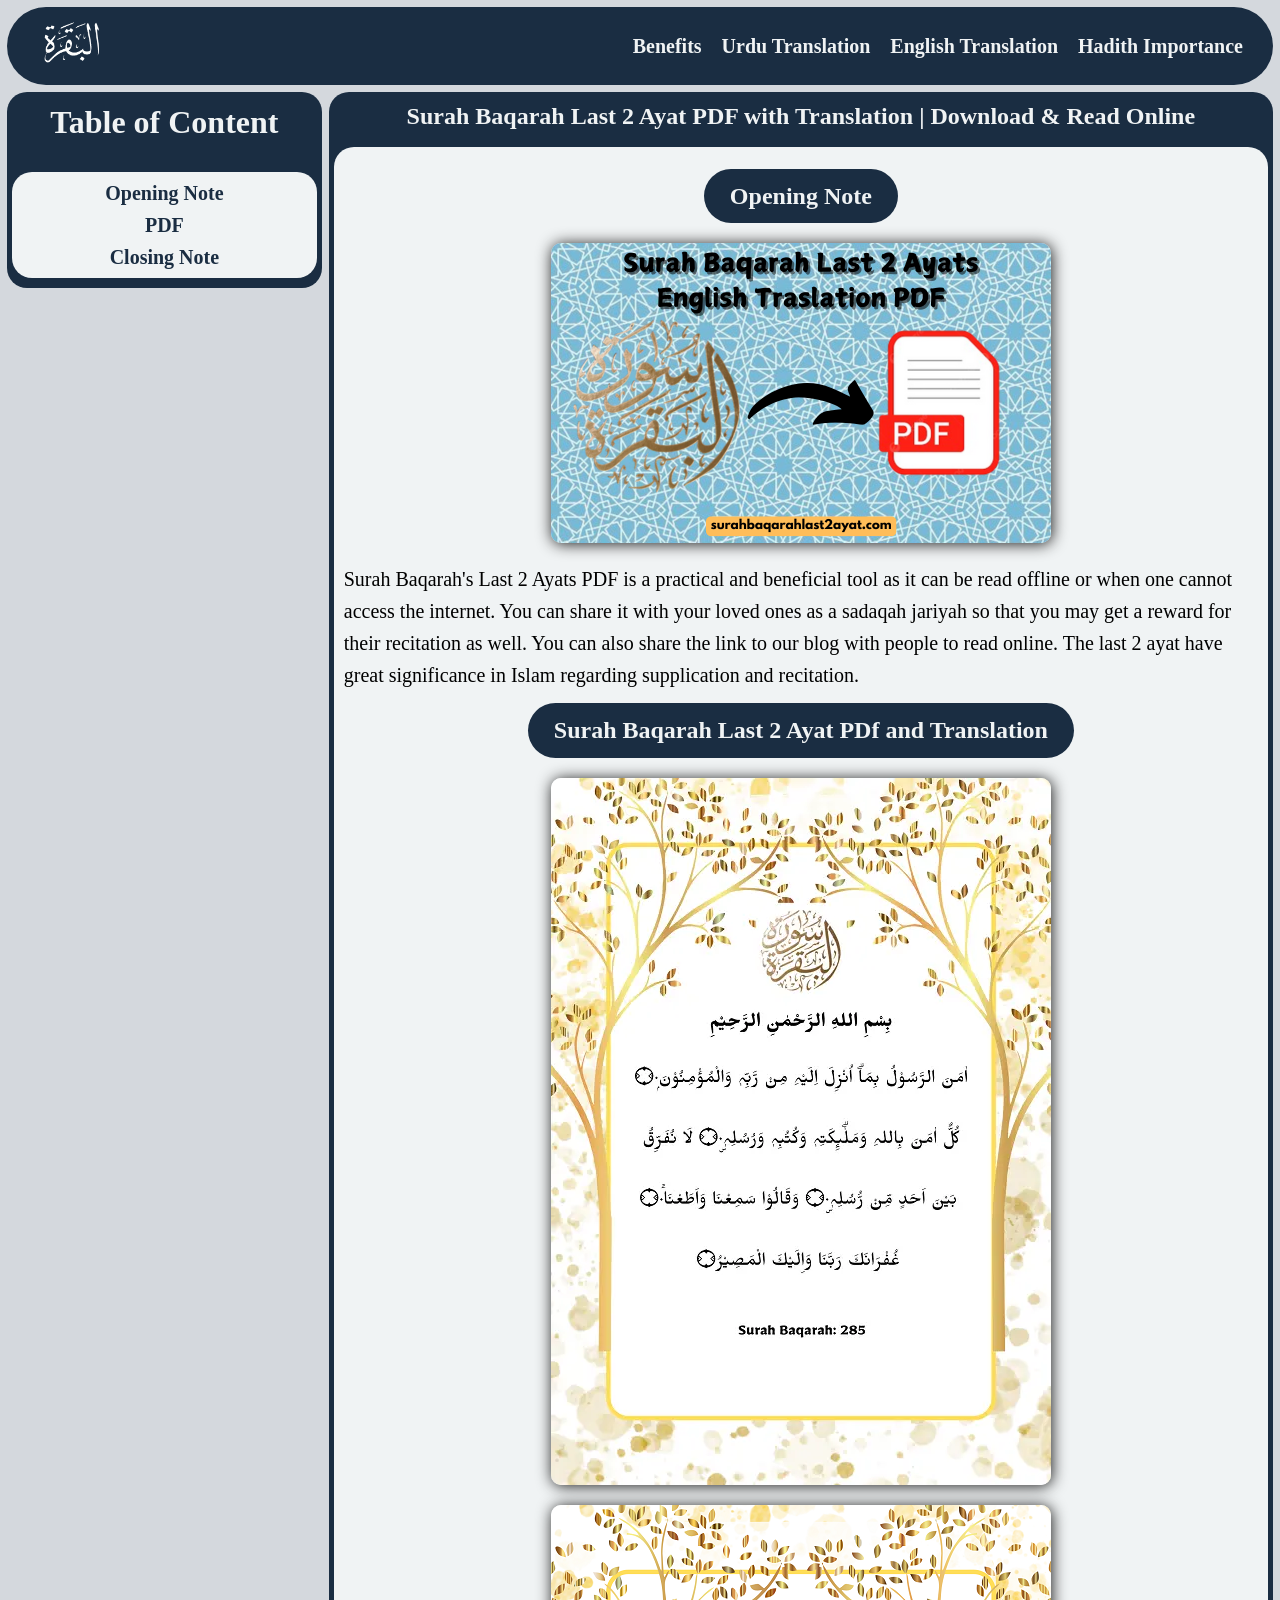
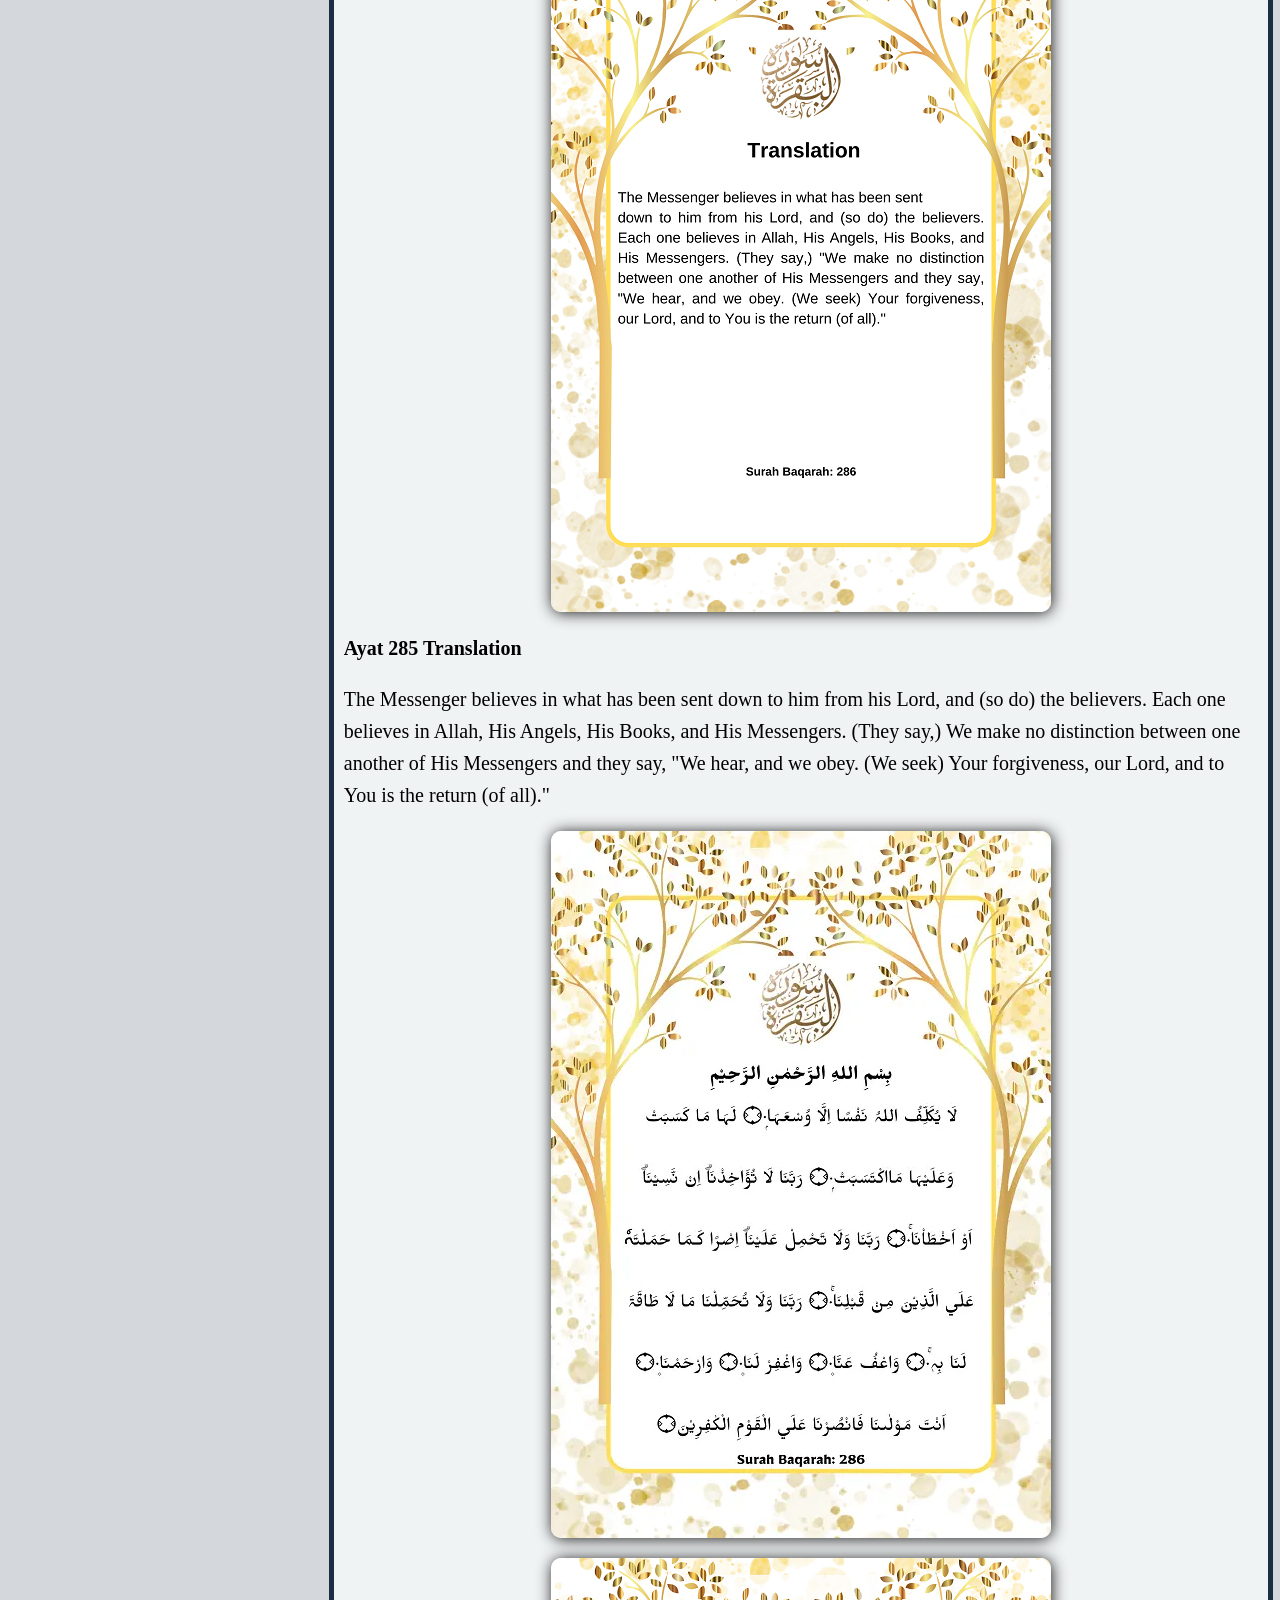
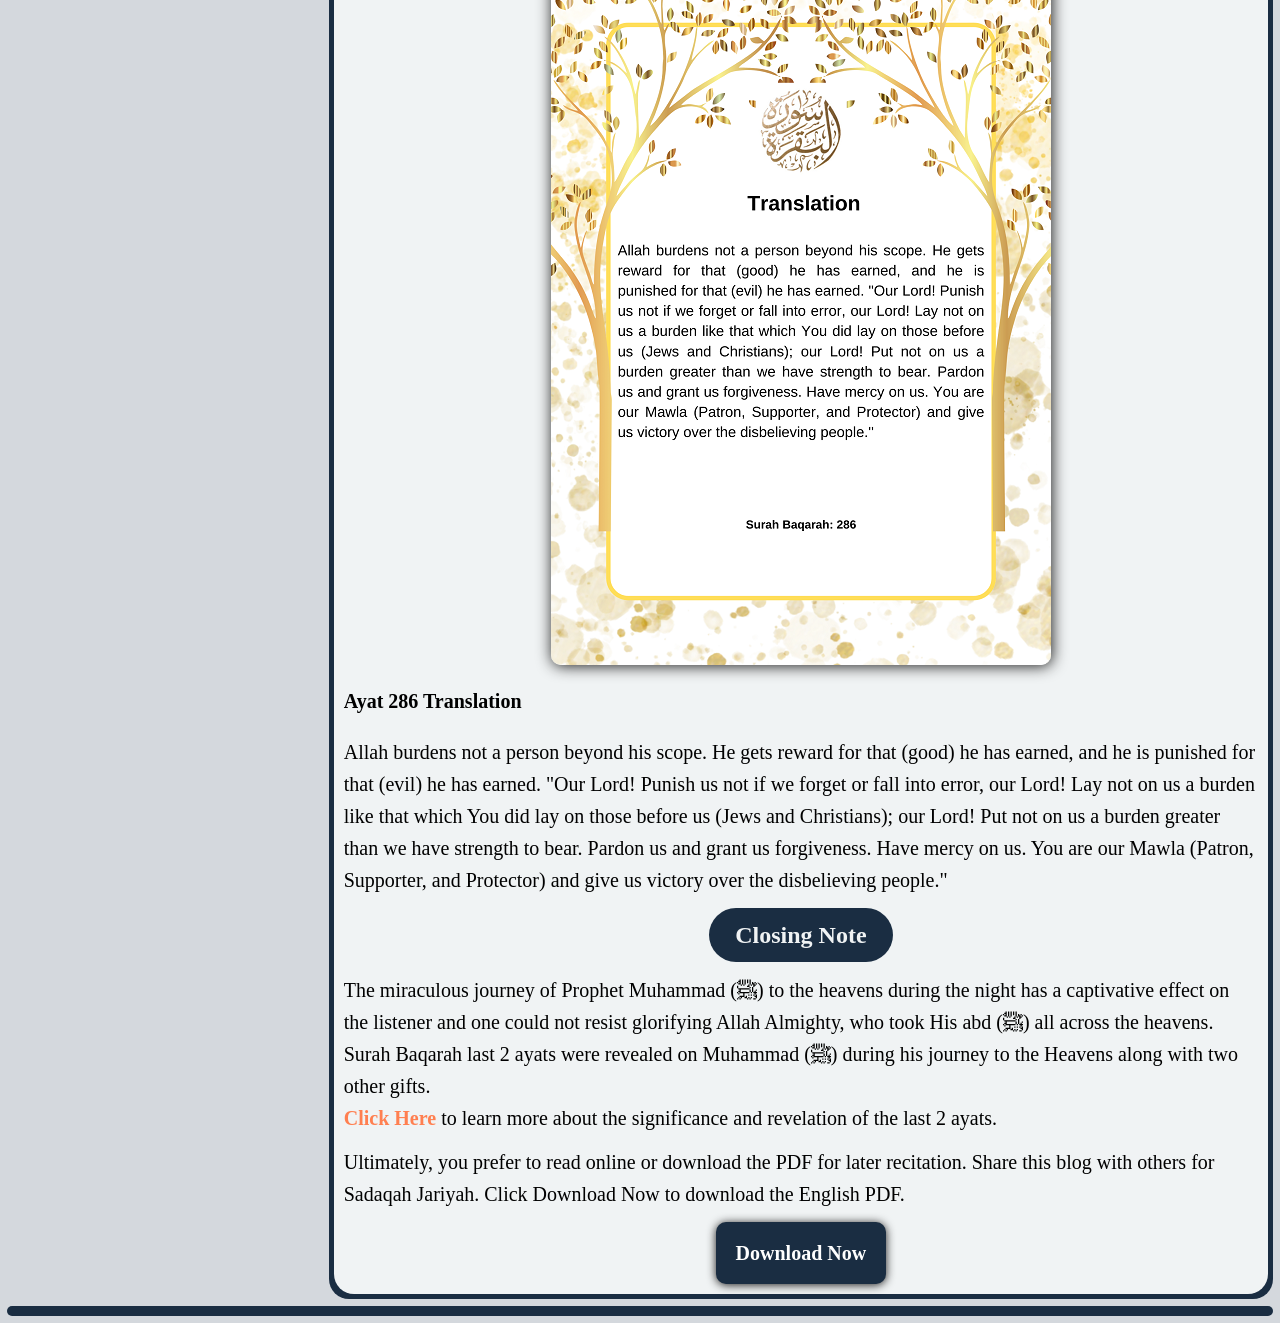
<file: english-translation-pdf/index.html>
<!doctype html>
<html lang="en">

<head>
  <meta charset="UTF-8">
  <meta name="viewport" content="width=device-width, initial-scale=1.0">
  <title>
    Surah Baqarah Last 2 Ayat PDF with Translation | Download & Read Online
  </title>
  <meta name="description"
    content="Read and download the Surah Baqarah last 2 ayat PDF with English translation. Discover their significance, recite offline, and share for Sadaqah Jariyah.">
  <link rel="stylesheet" href="/CSS/styles.css">
  <link rel="icon" href="/images/favicon.ico">
  <meta property="og:title" content="Surah Baqarah Last 2 Ayat PDF with Translation | Download & Read Online">
  <meta property="og:description"
    content="Read and download the Surah Baqarah last 2 ayat PDF with English translation. Discover their significance, recite offline, and share for Sadaqah Jariyah.">
  <meta property="og:image" content="https://surahbaqarahlast2ayat.com/favicon.ico">
  <meta property="og:url" content="https://surahbaqarahlast2ayat.com/english-translation-pdf/" />
  <meta property="og:type" content="website">
  <meta property="article:published_time" content="2025-09-04T01:00:00+00:00">
  <meta property="article:modified_time" content="2025-09-04T01:00:00+00:00">
  <meta name="twitter:card" content="summary_large_image">
  <meta name="twitter:title" content="Surah Baqarah Last 2 Ayat PDF with Translation | Download & Read Online">
  <meta name="twitter:description"
    content="Read and download the Surah Baqarah last 2 ayat PDF with English translation. Discover their significance, recite offline, and share for Sadaqah Jariyah.">
  <meta name="twitter:image" content="https://surahbaqarahlast2ayat.com/favicon.ico">
  <!-- Google tag (gtag.js) -->
  <script async src="https://www.googletagmanager.com/gtag/js?id=G-Z75L82DDX3"></script>
  <script>
    window.dataLayer = window.dataLayer || [];
    function gtag() {
      dataLayer.push(arguments);
    }
    gtag("js", new Date());

    gtag("config", "G-Z75L82DDX3");
  </script>
  <script type="text/javascript">
    (function (c, l, a, r, i, t, y) {
      c[a] = c[a] || function () { (c[a].q = c[a].q || []).push(arguments) };
      t = l.createElement(r); t.async = 1; t.src = "https://www.clarity.ms/tag/" + i;
      y = l.getElementsByTagName(r)[0]; y.parentNode.insertBefore(t, y);
    })(window, document, "clarity", "script", "vcfjn785gt");
  </script>
</head>

<body>
  <header>
    <div class="navbar">
      <a href="/" class="text-logo-link">
        <img class="text-logo" src="/images/mobile-logo.webp" alt="mobile-logo">
      </a>
      <button class="nav-toggle" aria-label="Toggle navigation">☰</button>
      <nav class="nav-links">
        <div class="nav-content">
          <ul>
            <li><a href="/benefits">Benefits</a></li>
            <li><a href="/with-urdu-translation">Urdu Translation</a></li>
            <li>
              <a href="/english-translation-pdf">English Translation</a>
            </li>
            <li>
              <a href="/importance-in-light-of-hadiths">Hadith Importance</a>
            </li>
          </ul>
        </div>
      </nav>
    </div>
  </header>
  <main>
    <div class="toc">
      <div class="toc-tittle">
        <p><strong>Table of Content</strong></p>
      </div>
      <div class="toc-links">
        <ul>
          <li><a href="#opening">Opening Note</a></li>
          <li><a href="#pdf">PDF</a></li>
          <li><a href="#closing">Closing Note</a></li>
        </ul>
      </div>
    </div>
    <article>
      <div class="blog">
        <div class="blog-tittle">
          <h1>
            Surah Baqarah Last 2 Ayat PDF with Translation | Download & Read
            Online
          </h1>
        </div>
        <div class="blog-content">
          <div id="opening">
            <h2 class="heading">Opening Note</h2>
            <img class="images" src="/images/surah_baqarah_last_2_ayats_pdf_logo.webp"
              alt="Surah Baqarah Last Two Ayats English Translation PDF Logo">
            <p>
              Surah Baqarah's Last 2 Ayats PDF is a practical and beneficial
              tool as it can be read offline or when one cannot access the
              internet. You can share it with your loved ones as a sadaqah
              jariyah so that you may get a reward for their recitation as
              well. You can also share the link to our blog with people to
              read online. The last 2 ayat have great significance in Islam
              regarding supplication and recitation.
            </p>
          </div>

          <div id="pdf">
            <h3 class="heading">
              Surah Baqarah Last 2 Ayat PDf and Translation
            </h3>
            <img class="images" src="/images/surah_baqarah_ayat_285.webp" alt="Surah Baqarah Ayat 285" />
            <img class="images" src="/images/surah_baqarah_ayat_285_english_translation.webp"
              alt="Surah Baqarah Ayat 285 English Translation">
            <h4>Ayat 285 Translation</h4>
            <p>
              The Messenger believes in what has been sent down to him from
              his Lord, and (so do) the believers. Each one believes in Allah,
              His Angels, His Books, and His Messengers. (They say,) We make
              no distinction between one another of His Messengers and they
              say, "We hear, and we obey. (We seek) Your forgiveness, our
              Lord, and to You is the return (of all)."
            </p>
            <img class="images" src="/images/surah_baqarah_ayat_286.webp" alt="Surah Baqarah Ayat 286" />
            <img class="images" src="/images/surah_baqarah_ayat_286_english_translation.webp"
              alt="Surah Baqarah Ayat 286 English Translation">
            <h4>Ayat 286 Translation</h4>
            <p>
              Allah burdens not a person beyond his scope. He gets reward for
              that (good) he has earned, and he is punished for that (evil) he
              has earned. "Our Lord! Punish us not if we forget or fall into
              error, our Lord! Lay not on us a burden like that which You did
              lay on those before us (Jews and Christians); our Lord! Put not
              on us a burden greater than we have strength to bear. Pardon us
              and grant us forgiveness. Have mercy on us. You are our Mawla
              (Patron, Supporter, and Protector) and give us victory over the
              disbelieving people."
            </p>
          </div>
          <div id="closing">
            <h3 class="heading">Closing Note</h3>
            <p>
              The miraculous journey of Prophet Muhammad (ﷺ) to the heavens
              during the night has a captivative effect on the listener and
              one could not resist glorifying Allah Almighty, who took His abd
              (ﷺ) all across the heavens. Surah Baqarah last 2 ayats were
              revealed on Muhammad (ﷺ) during his journey to the Heavens along
              with two other gifts. <br />
              <a class="in-link" href="/">Click Here</a> to learn more about
              the significance and revelation of the last 2 ayats.
            </p>
            <p>
              Ultimately, you prefer to read online or download the PDF for
              later recitation. Share this blog with others for Sadaqah
              Jariyah. Click Download Now to download the English PDF.
            </p>

            <div class="download-btn">
              <a href="/Surah-Baqarah-Last-2-Ayats-English-PDF.pdf" class="btn">Download Now</a>
            </div>
          </div>
        </div>
      </div>
    </article>
  </main>

  <footer class="footer" id="footer"></footer>
  <script src="/script/script.js"></script>

</body>

</html>
</file>
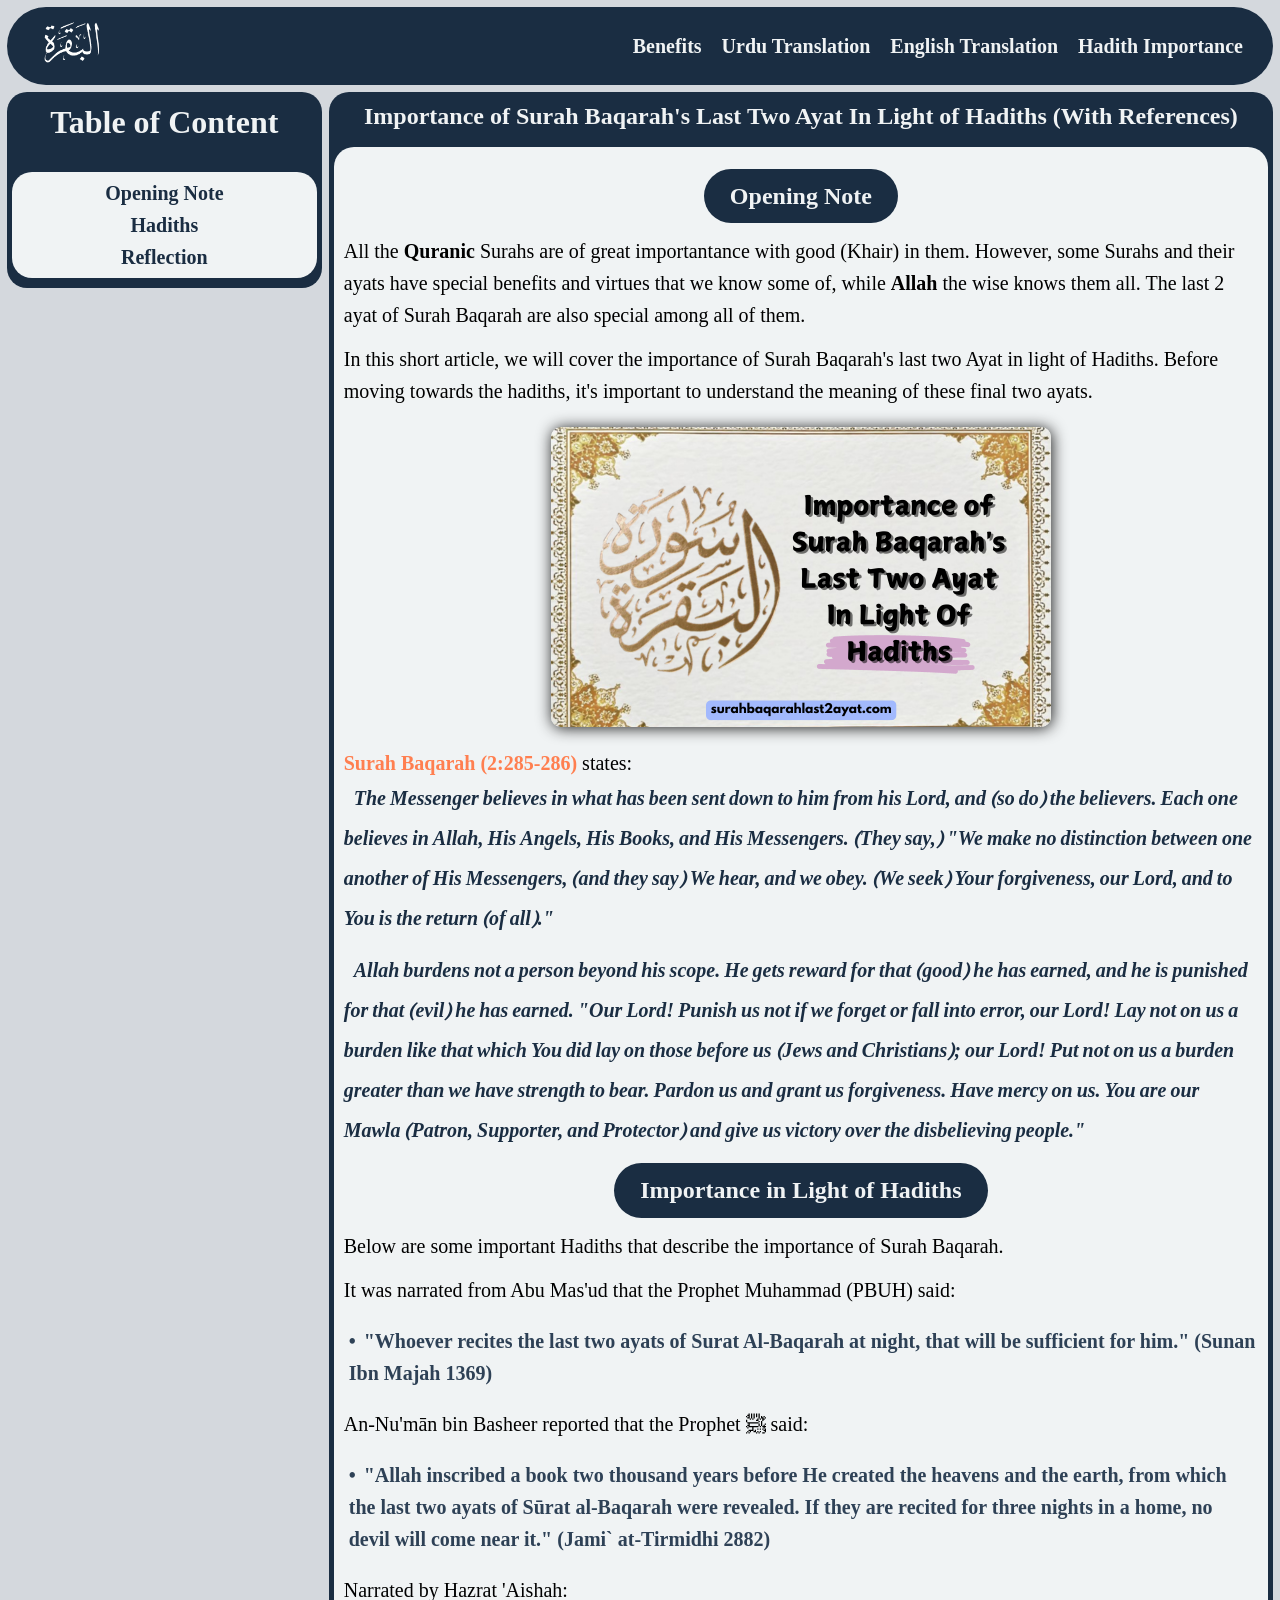
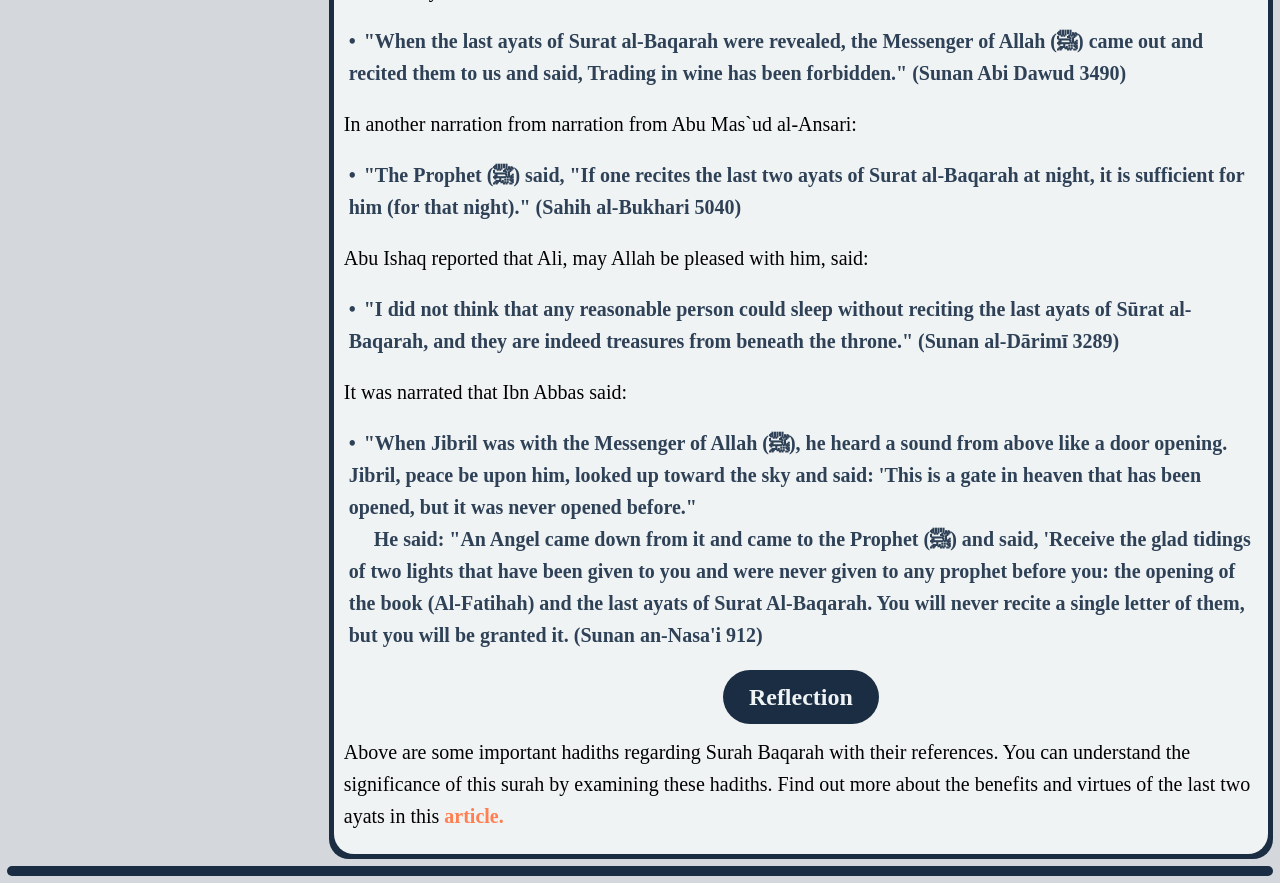
<file: importance-in-light-of-hadiths/index.html>
<!DOCTYPE html>
<html lang="en">

<head>
    <meta charset="UTF-8">
    <meta name="viewport" content="width=device-width, initial-scale=1.0">
    <title>Importance of Surah Baqarah's Last Two Ayat In Light of Hadiths (With References)</title>
    <meta name="description"
        content="The last two Ayat of Surah Baqarah are very special. Hadiths tell us they bring safety, mercy, and ease. Find out why they matter so much.">
    <link rel="stylesheet" href="/CSS/styles.css">
    <link rel="icon" href="/images/favicon.ico" type="image/x-icon">
    <meta property="og:title"
        content="Importance of Surah Baqarah's Last Two Ayat In Light of Hadiths (With References)">
    <meta property="og:description"
        content="The last two Ayat of Surah Baqarah are very special. Hadiths tell us they bring safety, mercy, and ease. Find out why they matter so much.">
    <meta property="og:image" content="https://surahbaqarahlast2ayat.com/favicon.ico">
    <meta property="og:url" content="https://surahbaqarahlast2ayat.com/importance-in-light-of-hadiths/">
    <meta property="og:type" content="website" <meta property="og:locale" content="en_US">
    <meta property="article:published_time" content="2025-10-10T01:00:00+00:00">
    <meta property="article:modified_time" content="2025-10-10T01:00:00+00:00">
    <meta name="twitter:card" content="summary_large_image">
    <meta name="twitter:title"
        content="Importance of Surah Baqarah's Last Two Ayat In Light of Hadiths (With References)">
    <meta name="twitter:description"
        content="The last two Ayat of Surah Baqarah are very special. Hadiths tell us they bring safety, mercy, and ease. Find out why they matter so much.">
    <meta name="twitter:image" content="https://surahbaqarahlast2ayat.com/favicon.ico">
    <!-- Google tag (gtag.js) -->
    <script async src="https://www.googletagmanager.com/gtag/js?id=G-Z75L82DDX3"></script>
    <script>
        window.dataLayer = window.dataLayer || [];
        function gtag() { dataLayer.push(arguments); }
        gtag('js', new Date());

        gtag('config', 'G-Z75L82DDX3');
    </script>
    <script type="text/javascript">
        (function (c, l, a, r, i, t, y) {
            c[a] = c[a] || function () { (c[a].q = c[a].q || []).push(arguments) };
            t = l.createElement(r); t.async = 1; t.src = "https://www.clarity.ms/tag/" + i;
            y = l.getElementsByTagName(r)[0]; y.parentNode.insertBefore(t, y);
        })(window, document, "clarity", "script", "vcfjn785gt");
    </script>
</head>

<body>
    <header>
        <div class="navbar">

            <a href="/" class="text-logo-link">
                <img class="text-logo" src="/images/mobile-logo.webp" alt="mobile-logo">
            </a>
            <button class="nav-toggle" aria-label="Toggle navigation">
                ☰
            </button>
            <nav class="nav-links">
                <div class="nav-content">
                    <ul>
                        <li><a href="/benefits">Benefits</a></li>
                        <li><a href="/with-urdu-translation">Urdu Translation</a></li>
                        <li><a href="/english-translation-pdf">English Translation</a></li>
                        <li><a href="/importance-in-light-of-hadiths">Hadith Importance</a></li>
                    </ul>
                </div>
            </nav>
        </div>
    </header>
    <main>
        <div class="toc">
            <div class="toc-tittle">
                <p><strong>Table of Content</strong></p>
            </div>
            <ul class="toc-links">
                <ul>
                    <li><a href="#opening">Opening Note</a></li>
                    <li><a href="#hadiths">Hadiths</a></li>
                    <li><a href="#reflection">Reflection</a></li>
                </ul>
        </div>
        </div>
        <article class="blog">
            <div class="blog-tittle">
                <h1>Importance of Surah Baqarah's Last Two Ayat In Light of Hadiths (With References)</h1>
            </div>
            <div class="blog-content">
                <div id="opening">
                    <h2 class="heading">Opening Note</h2>

                    <p>All the<strong> Quranic</strong> Surahs are of great importantance with good (Khair) in them.
                        However,
                        some Surahs and their ayats have special benefits and virtues that we know some of, while
                        <strong>Allah</strong> the wise knows them all. The last 2 ayat of Surah Baqarah are also
                        special among
                        all of them.
                    </p>
                    <p>In this short article, we will cover the importance of Surah Baqarah's last two Ayat in light
                        of Hadiths. Before moving towards the hadiths, it's important to understand the meaning of
                        these final
                        two ayats.</p>

                    <img class="images"
                        src="/images/importance_of_Surah_Baqarahs_last_two_Ayat_in_light_of_Hadiths_logo.webp"
                        alt="Impportance of Surah Baqarah's Last Two Ayat In Light of Hadiths">


                    <p><a href="https://quran.com/en/al-baqarah/285-286" class="in-link"><strong>Surah Baqarah
                                (2:285-286)</strong></a> states: <br>
                        <em class="en-quran">
                            The Messenger believes in what has been sent down to him from his Lord, and (so do) the
                            believers. Each
                            one believes in Allah, His Angels, His Books, and His Messengers. (They say,) "We make
                            no distinction
                            between one another of His Messengers, (and they say) We hear, and we obey. (We seek)
                            Your forgiveness,
                            our Lord, and to You is the return (of all)."
                        </em>
                    </p>
                    <p>
                        <em class="en-quran">
                            Allah burdens not a person beyond his scope. He gets reward for that (good) he has
                            earned, and he is
                            punished for that (evil) he has earned. "Our Lord! Punish us not if we forget or fall
                            into error, our
                            Lord! Lay not on us a burden like that which You did lay on those before us (Jews and
                            Christians); our
                            Lord! Put not on us a burden greater than we have strength to bear. Pardon us and grant
                            us forgiveness.
                            Have mercy on us. You are our Mawla (Patron, Supporter, and Protector) and give us
                            victory over the
                            disbelieving people."
                        </em>
                    </p>
                </div>
                <div id="hadiths">
                    <h2 class="heading">Importance in Light of Hadiths</h2>
                    <p>Below are some important Hadiths that describe the importance of Surah Baqarah.</p>
                    <p>
                        It was narrated from Abu Mas'ud that the Prophet Muhammad (PBUH) said: <br>
                    <div class="blog-list">
                        <ul>
                            <li>"Whoever recites the last two ayats of Surat Al-Baqarah at night, that will be
                                sufficient for him." (Sunan Ibn Majah 1369)
                            </li>
                        </ul>
                    </div>
                    </p>

                    <p>
                        An-Nu'mān bin Basheer reported that the Prophet ﷺ said: <br>
                    <div class="blog-list">
                        <ul>
                            <li>"Allah inscribed a book two thousand years before He created the heavens and the
                                earth, from which the last two ayats of Sūrat al-Baqarah were revealed. If they are
                                recited for three nights in a home, no devil will come near it." (Jami` at-Tirmidhi
                                2882)
                            </li>
                        </ul>
                    </div>
                    </p>

                    <p>
                        Narrated by Hazrat 'Aishah:<br>
                    <div class="blog-list">
                        <ul>
                            <li>"When the last ayats of Surat al-Baqarah were revealed, the Messenger of Allah (ﷺ)
                                came out and recited them to us and said, Trading in wine has been forbidden."
                                (Sunan Abi Dawud 3490)
                            </li>
                        </ul>
                    </div>
                    </p>

                    <p>
                        In another narration from narration from Abu Mas`ud al-Ansari:<br>
                    <div class="blog-list">
                        <ul>
                            <li>"The Prophet (ﷺ) said, "If one recites the last two ayats of Surat al-Baqarah at
                                night,
                                it is sufficient for him (for that night)." (Sahih al-Bukhari 5040)
                            </li>
                        </ul>
                    </div>
                    </p>

                    <p>
                        Abu Ishaq reported that Ali, may Allah be pleased with him, said:<br>
                    <div class="blog-list">
                        <ul>
                            <li>"I did not think that any reasonable person could sleep without reciting the last
                                ayats
                                of Sūrat al-Baqarah, and they are indeed treasures from beneath the throne." (Sunan
                                al-Dārimī 3289)
                            </li>
                        </ul>
                    </div>
                    </p>

                    <p>
                        It was narrated that Ibn Abbas said:<br>
                    <div class="blog-list">
                        <ul>
                            <li>"When Jibril was with the Messenger of Allah (ﷺ), he heard a sound from above like a
                                door opening. Jibril, peace be upon him, looked up toward the sky and said: 'This is
                                a gate in heaven that has been opened, but it was never opened before." <br> &emsp;
                                He said: "An
                                Angel came down from it and came to the Prophet (ﷺ) and said, 'Receive the glad
                                tidings of two lights that have been given to you and were never given to any
                                prophet before you: the opening of the book (Al-Fatihah) and the last ayats of Surat
                                Al-Baqarah. You will never recite a single letter of them, but you will be granted
                                it. (Sunan an-Nasa'i 912)</li>
                        </ul>
                    </div>
                    </p>

                </div>
                <div id="reflection">
                    <h3 class="heading">Reflection</h3>
                    <p>Above are some important hadiths regarding Surah Baqarah with their references. You can
                        understand the
                        significance of this surah by examining these hadiths. Find out more about the benefits and
                        virtues of the
                        last two ayats in this <a class="in-link" href="/benefits">article.</a></p>
                </div>
            </div>
        </article>
    </main>

    <footer class="footer" id="footer">
    </footer>
    <script src="/script/script.js"></script>

</body>

</html>
</file>
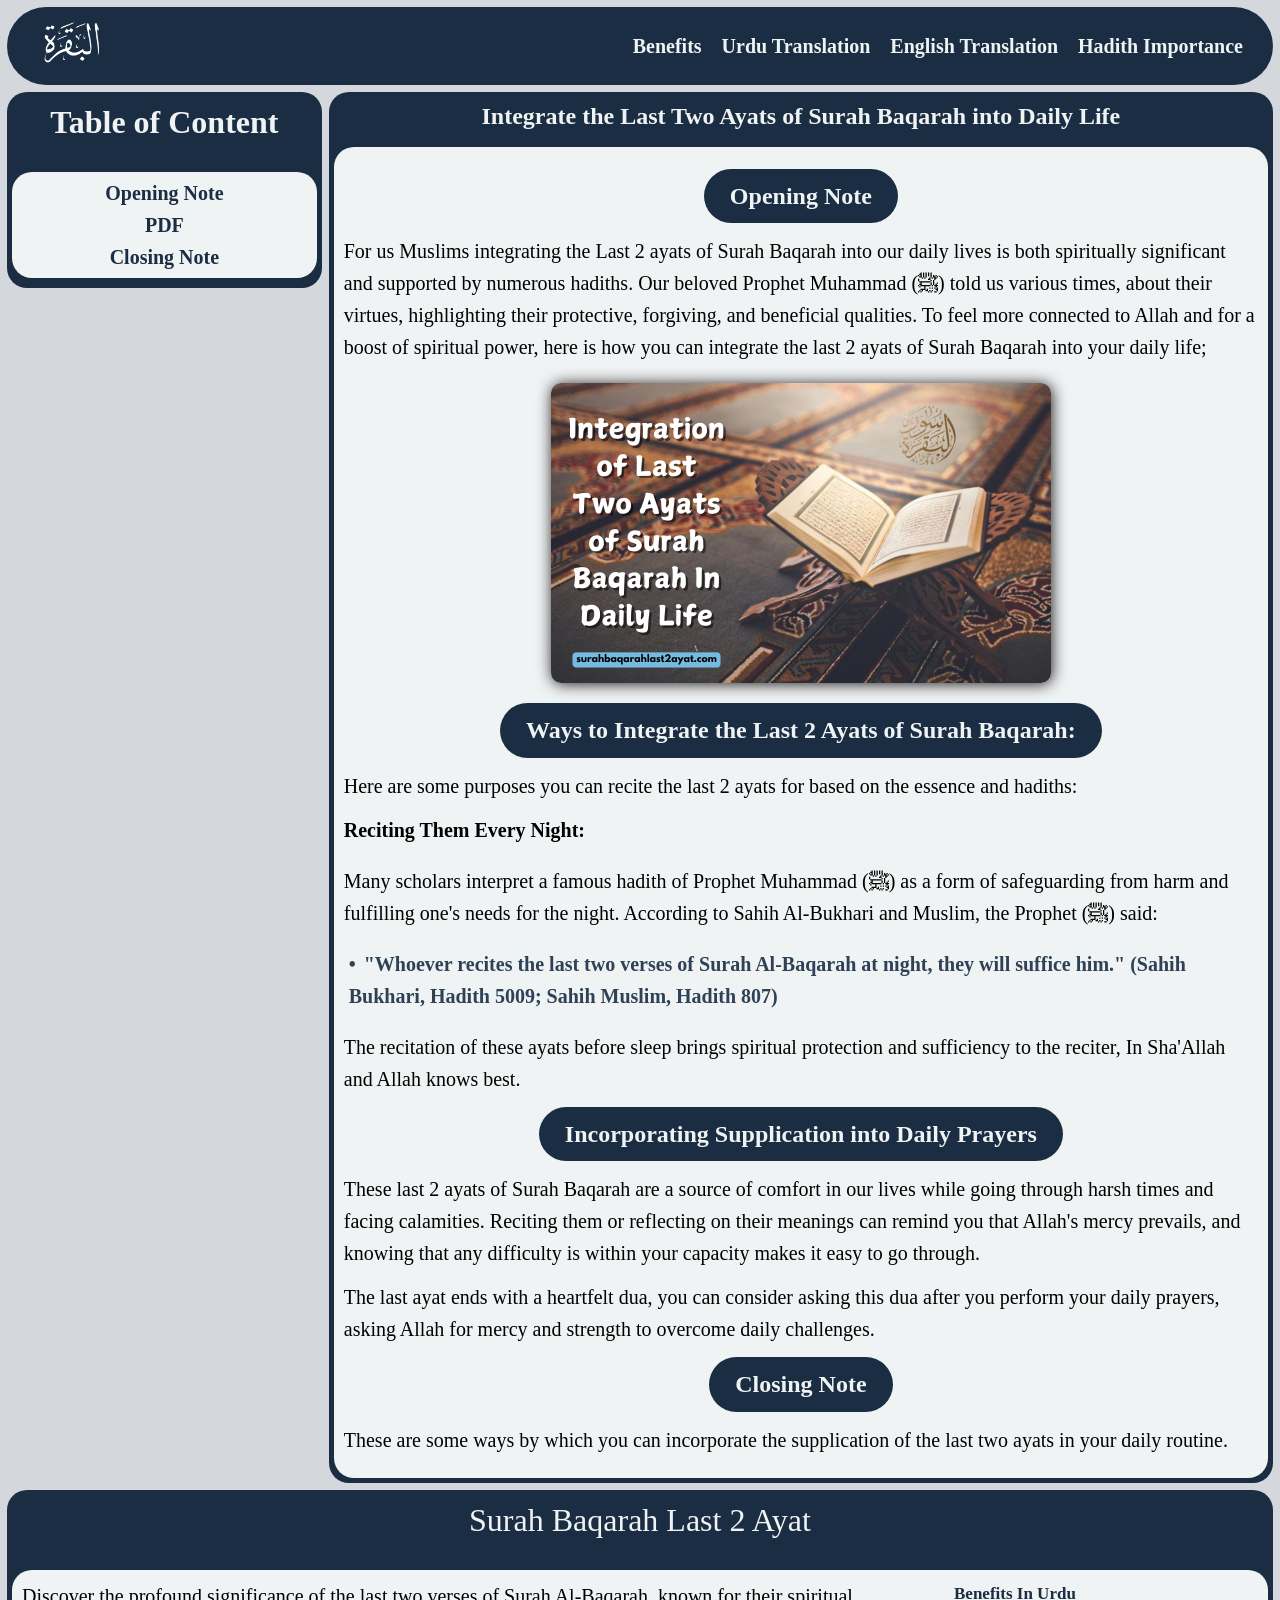
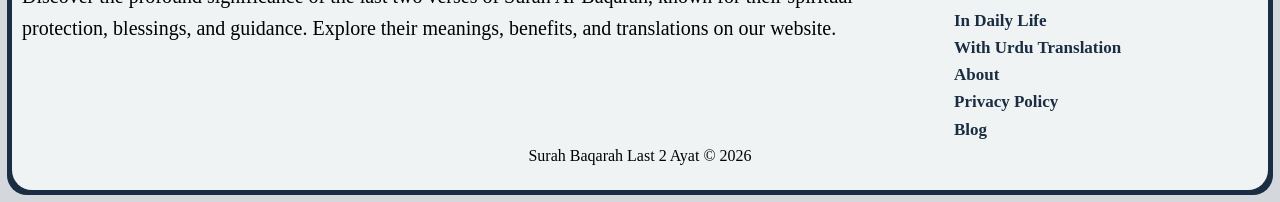
<file: in-daily-life/index.html>
<!DOCTYPE html>
<html lang="en">

<head>
    <meta charset="UTF-8">
    <meta name="viewport" content="width=device-width, initial-scale=1.0">
    <title>Surah Baqarah Last 2 Ayats role in Daily Life</title>
    <meta name="description"
        content="For us Muslims integrating the Last 2 ayats of Surah Baqarah into our daily lives is both spiritually significant and supported by numerous hadiths.">
    <link rel="stylesheet" href="/CSS/styles.css">
    <link rel="icon" href="/images/favicon.ico">
    <meta property="og:title" content="Surah Baqarah Last 2 Ayats role in Daily Life">
    <meta property="og:description"
        content="For us Muslims integrating the Last 2 ayats of Surah Baqarah into our daily lives is both spiritually significant and supported by numerous hadiths.">
    <meta property="og:image" content="https://surahbaqarahlast2ayat.com/favicon.ico">
    <meta property="og:url" content="https://surahbaqarahlast2ayat.com/in-daily-life">
    <meta property="og:type" content="website">
    <meta property="article:published_time" content="2025-09-04T01:00:00+00:00">
    <meta property="article:modified_time" content="2025-09-04T01:00:00+00:00">
    <meta name="twitter:card" content="summary_large_image">
    <meta name="twitter:title" content="Surah Baqarah Last 2 Ayats role in Daily Life">
    <meta name="twitter:description"
        content="For us Muslims integrating the Last 2 ayats of Surah Baqarah into our daily lives is both spiritually significant and supported by numerous hadiths.">
    <meta name="twitter:image" content="https://surahbaqarahlast2ayat.com/favicon.ico">
    <!-- Google tag (gtag.js) -->
    <script async src="https://www.googletagmanager.com/gtag/js?id=G-Z75L82DDX3"></script>
    <script>
        window.dataLayer = window.dataLayer || [];
        function gtag() { dataLayer.push(arguments); }
        gtag('js', new Date());

        gtag('config', 'G-Z75L82DDX3');
    </script>
    <script type="text/javascript">
        (function (c, l, a, r, i, t, y) {
            c[a] = c[a] || function () { (c[a].q = c[a].q || []).push(arguments) };
            t = l.createElement(r); t.async = 1; t.src = "https://www.clarity.ms/tag/" + i;
            y = l.getElementsByTagName(r)[0]; y.parentNode.insertBefore(t, y);
        })(window, document, "clarity", "script", "vcfjn785gt");
    </script>
</head>



<body>
    <header>
        <div class="navbar">
            <a href="/" class="text-logo-link">
                <img class="text-logo" src="/images/mobile-logo.webp" alt="mobile-logo">
            </a>
            <button class="nav-toggle" aria-label="Toggle navigation">
                ☰
            </button>
            <nav class="nav-links">
                <div class="nav-content">
                    <ul>
                        <li><a href="/benefits">Benefits</a></li>
                        <li><a href="/with-urdu-translation">Urdu Translation</a></li>
                        <li><a href="/english-translation-pdf">English Translation</a></li>
                        <li><a href="/importance-in-light-of-hadiths">Hadith Importance</a></li>

                    </ul>
                </div>
            </nav>
        </div>
    </header>
    <main>
        <div class="toc">
            <div class="toc-tittle">
                <p><strong>Table of Content</strong></p>
            </div>
            <div class="toc-links">
                <ul>
                    <li><a href="#opening">Opening Note</a></li>
                    <li><a href="#pdf">PDF</a></li>
                    <li><a href="#closing">Closing Note</a></li>
                </ul>
            </div>
        </div>
        <article class="blog">
            <div class="blog-tittle">
                <h1>Integrate the Last Two Ayats of Surah Baqarah into Daily Life
                </h1>
            </div>
            <div class="blog-content">
                <div id="opening">
                    <h2 class="heading">Opening Note</h2>
                    <p>For us Muslims integrating the Last 2 ayats of Surah Baqarah into our daily lives is both
                        spiritually significant and supported by numerous hadiths. Our beloved Prophet Muhammad (ﷺ)
                        told us various times, about their virtues, highlighting their protective, forgiving, and
                        beneficial qualities. To feel more connected to Allah and for a boost of spiritual power,
                        here is how you can integrate the last 2 ayats of Surah Baqarah into your daily life;</p>
                    <img class="images"
                        src="/images/integrate_the _last_two_ayats_of_surah_baqarah_into_daily_life.webp"
                        alt="Integrate the Last Two Ayats of Surah Baqarah into Daily Life">
                    <div id="practice">
                        <h3 class="heading">
                            Ways to Integrate the Last 2 Ayats of Surah Baqarah:
                        </h3>
                        <p>
                            Here are some purposes you can recite the last 2 ayats for based on the essence and
                            hadiths:
                        </p>
                        <h4>Reciting Them Every Night:</h4>
                        <p>
                            Many scholars interpret a famous hadith of Prophet Muhammad (ﷺ) as a form of
                            safeguarding
                            from harm and fulfilling one's needs for the night. According to Sahih Al-Bukhari and
                            Muslim, the Prophet (ﷺ) said:
                        </p>
                        <div class="blog-list">
                            <ul>
                                <li>"Whoever recites the last two verses of Surah Al-Baqarah at night, they will
                                    suffice
                                    him." (Sahih Bukhari, Hadith 5009; Sahih Muslim, Hadith 807)
                                </li>
                            </ul>
                        </div>
                        <p>The recitation of these ayats before sleep brings spiritual protection and sufficiency to
                            the
                            reciter, In Sha'Allah and Allah knows best.</p>

                        <h3 class="heading">Incorporating Supplication into Daily Prayers</h3>
                        <p>
                            These last 2 ayats of Surah Baqarah are a source of comfort in our lives while going
                            through harsh times and facing calamities. Reciting them or reflecting on their meanings
                            can remind you that Allah's mercy prevails, and knowing that any difficulty is within
                            your capacity makes it easy to go through.
                        </p>

                        <p>
                            The last ayat ends with a heartfelt dua, you can consider asking this dua after you
                            perform your daily prayers, asking Allah for mercy and strength to overcome daily
                            challenges.
                        </p>

                    </div>
                    <div id="closing">
                        <h3 class="heading">Closing Note</h3>
                        <p>
                            These are some ways by which you can incorporate the supplication of the last two ayats in
                            your daily routine.
                        </p>
                    </div>
                </div>
            </div>
        </article>
    </main>

    <footer class="footer" id="footer">
        <div class="f-tittle">
            <p>Surah Baqarah Last 2 Ayat</p>
        </div>
        <div class="f-content">
            <div class="f-grid">
                <div class="f-description">
                    <p>Discover the profound significance of the last two verses of Surah Al-Baqarah, known for their
                        spiritual
                        protection, blessings, and guidance. Explore their meanings, benefits, and translations on our
                        website.
                    </p>
                </div>
                <div class="f-links">
                    <ul>
                        <li><a href="/benefits-in-urdu/">Benefits In Urdu</li></a>
                        <li><a href="/in-daily-life/">In Daily Life</li></a>
                        <li><a href="/with-urdu-translation/">With Urdu Translation</li></a>
                        <li><a href="/about">About</li></a>
                        <li><a href="/privacy-policy">Privacy Policy</li></a>
                        <li><a href="/blog">Blog</li></a>
                    </ul>
                </div>
            </div>
            <div class="copyright">
                <p>Surah Baqarah Last 2 Ayat &copy; 2026</p>
            </div>
        </div>
        </div>
    </footer>
    <script src="/script/script.js"></script>

</body>

</html>
</file>
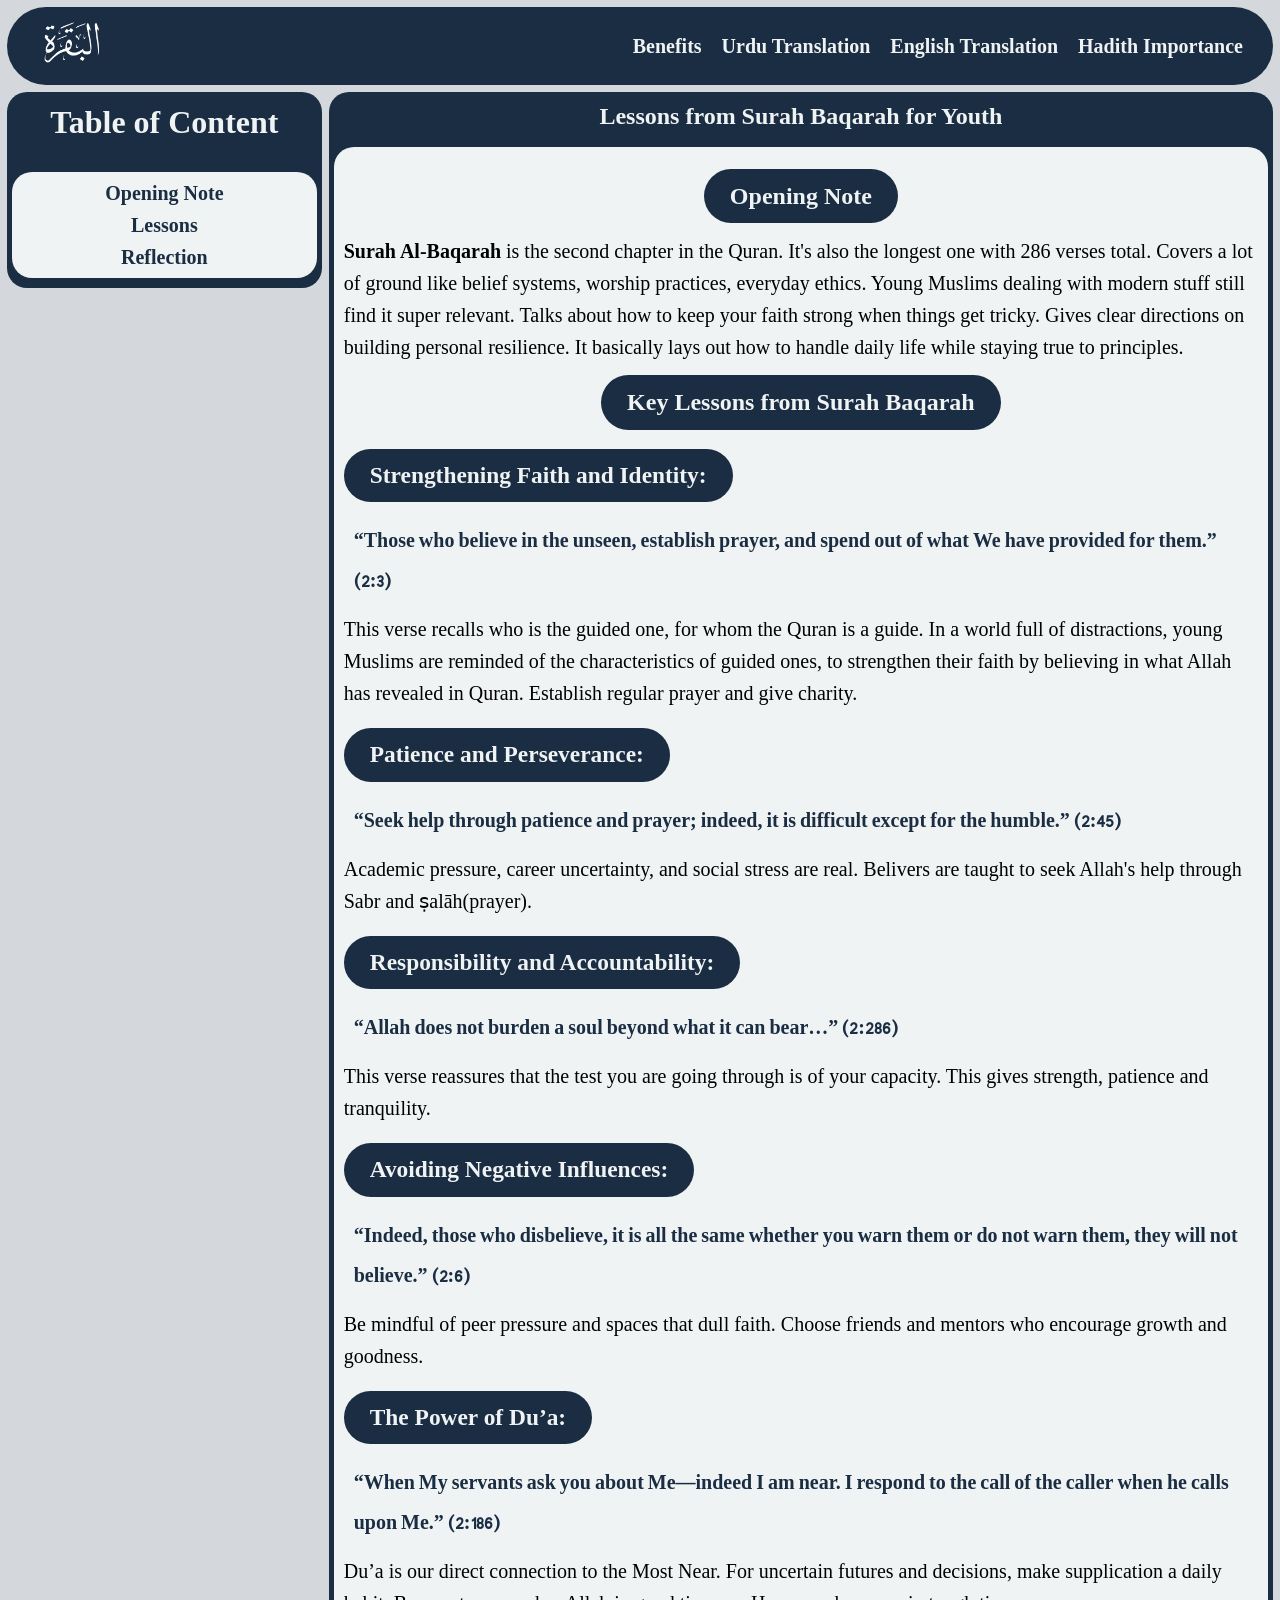
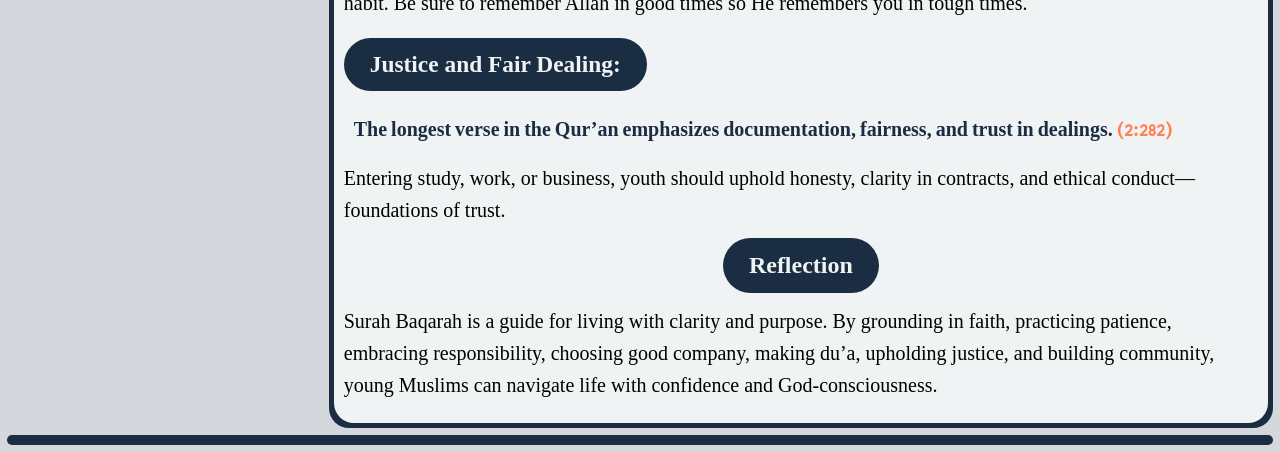
<file: lessons-from-surah-baqarah-for-youth/index.html>
<!DOCTYPE html>
<html lang="en">

<head>
    <meta charset="UTF-8">
    <meta name="viewport" content="width=device-width, initial-scale=1.0">
    <title>Lessons from Surah Baqarah for Youth</title>
    <meta name="description"
        content="Surah Baqarah offers lessons that every young Muslim can apply to their faith, patience, friendships, du’a, and fairness. See how these teachings resonate with today’s youth.">
    <link rel="stylesheet" href="/CSS/styles.css">
    <link rel="icon" href="/images/favicon.ico">
    <meta property="og:title" content="Lessons from Surah Baqarah for Youth">
    <meta property="og:description"
        content="Surah Baqarah offers lessons that every young Muslim can apply to their faith, patience, friendships, du’a, and fairness. See how these teachings resonate with today’s youth.">
    <meta property="og:image" content="https://surahbaqarahlast2ayat.com/favicon.ico">
    <meta property="og:url" content="https://surahbaqarahlast2ayat.com/lessons-from-surah-baqarah-for-youth">
    <meta property="og:type" content="website">
    <meta property="article:published_time" content="2025-10-10T01:00:00+00:00">
    <meta property="article:modified_time" content="2025-10-10T01:00:00+00:00">
    <meta name="twitter:card" content="summary_large_image">
    <meta name="twitter:title" content="Lessons from Surah Baqarah for Youth">
    <meta name="twitter:description"
        content="Surah Baqarah offers lessons that every young Muslim can apply to their faith, patience, friendships, du’a, and fairness. See how these teachings resonate with today’s youth.">
    <meta name="twitter:image" content="https://surahbaqarahlast2ayat.com/favicon.ico">
    <!-- Google tag (gtag.js) -->
    <script async src="https://www.googletagmanager.com/gtag/js?id=G-Z75L82DDX3"></script>
    <script>
        window.dataLayer = window.dataLayer || [];
        function gtag() { dataLayer.push(arguments); }
        gtag('js', new Date());

        gtag('config', 'G-Z75L82DDX3');
    </script>
    <script type="text/javascript">
        (function (c, l, a, r, i, t, y) {
            c[a] = c[a] || function () { (c[a].q = c[a].q || []).push(arguments) };
            t = l.createElement(r); t.async = 1; t.src = "https://www.clarity.ms/tag/" + i;
            y = l.getElementsByTagName(r)[0]; y.parentNode.insertBefore(t, y);
        })(window, document, "clarity", "script", "vcfjn785gt");
    </script>
</head>

<body>
    <header>
        <div class="navbar">
            <a href="/" class="text-logo-link">
                <img class="text-logo" src="/images/mobile-logo.webp" alt="mobile-logo">
            </a>
            <button class="nav-toggle" aria-label="Toggle navigation">
                ☰
            </button>
            <nav class="nav-links">
                <div class="nav-content">
                    <ul>
                        <li><a href="/benefits">Benefits</a></li>
                        <li><a href="/with-urdu-translation">Urdu Translation</a></li>
                        <li><a href="/english-translation-pdf">English Translation</a></li>
                        <li><a href="/importance-in-light-of-hadiths">Hadith Importance</a></li>

                    </ul>
                </div>
            </nav>
        </div>
    </header>

    <main>
        <div class="toc">
            <div class="toc-tittle">
                <p><strong>Table of Content</strong></p>
            </div>
            <div class="toc-links">
                <ul>
                    <li><a href="#opening">Opening Note</a></li>
                    <li><a href="#lessons">Lessons</a></li>
                    <li><a href="#reflection">Reflection</a></li>
                </ul>
            </div>
        </div>
        <article class="blog">
            <div class="blog-tittle">
                <h1>Lessons from Surah Baqarah for Youth</h1>
            </div>
            <div class="blog-content">
                <div id="opening">
                    <h2 class="heading">Opening Note</h2>

                    <p><strong>Surah Al-Baqarah</strong> is the second chapter in the Quran. It's also the longest
                        one
                        with 286 verses total. Covers a lot of ground like belief systems, worship practices,
                        everyday
                        ethics. Young Muslims dealing with modern stuff still find it super relevant. Talks about
                        how to
                        keep your faith strong when things get tricky. Gives clear directions on building personal
                        resilience. It basically lays out how to handle daily life while staying true to principles.
                    </p>
                </div>
                <div id="lessons">
                    <h2 class="heading">Key Lessons from Surah Baqarah</h2>
                    <h3>Strengthening Faith and Identity:</h3>
                    <p class="en-quran">
                        “Those who believe in the unseen, establish prayer, and spend out of what We have provided
                        for them.” (2:3)
                    </p>
                    <p>
                        This verse recalls who is the guided one, for whom the Quran is a guide. In a world full of
                        distractions, young Muslims are reminded of the characteristics of guided ones, to
                        strengthen their faith by believing in what Allah has revealed in Quran. Establish regular
                        prayer and give charity.
                    </p>

                    <h3>Patience and Perseverance:</h3>
                    <p class="en-quran">
                        “Seek help through patience and prayer; indeed, it is difficult except for the humble.”
                        (2:45)
                    </p>
                    <p>
                        Academic pressure, career uncertainty, and social stress are real. Belivers are taught to
                        seek Allah's help through Sabr and ṣalāh(prayer).
                    </p>

                    <h3>Responsibility and Accountability:</h3>
                    <p class="en-quran">
                        “Allah does not burden a soul beyond what it can bear…” (2:286)
                    </p>
                    <p>
                        This verse reassures that the test you are going through is of your capacity. This gives
                        strength, patience and tranquility.
                    </p>

                    <h3>Avoiding Negative Influences:</h3>
                    <p class="en-quran">
                        “Indeed, those who disbelieve, it is all the same whether you warn them or do not warn them,
                        they will not believe.” (2:6)
                    </p>
                    <p>
                        Be mindful of peer pressure and spaces that dull faith. Choose friends and mentors who
                        encourage growth and goodness.
                    </p>

                    <h3>The Power of Du’a:</h3>
                    <p class="en-quran">
                        “When My servants ask you about Me—indeed I am near. I respond to the call of the caller
                        when he calls upon Me.” (2:186)
                    </p>
                    <p>
                        Du’a is our direct connection to the Most Near. For uncertain futures and decisions, make
                        supplication a daily habit. Be sure to remember Allah in good times so He remembers you in
                        tough times.
                    </p>

                    <h3>Justice and Fair Dealing:</h3>
                    <p class="en-quran">
                        The longest verse in the Qur’an emphasizes documentation, fairness, and trust in dealings.
                        <a class="in-link" href="https://quran.com/en/al-baqarah/282" target="_blank"
                            rel="noopener noreferrer">(2:282)</a>
                    </p>
                    <p>
                        Entering study, work, or business, youth should uphold honesty, clarity in contracts, and
                        ethical conduct—foundations of trust.
                    </p>
                </div>
                <div id="reflection">
                    <h3 class="heading">Reflection</h3>
                    <p>
                        Surah Baqarah is a guide for living with clarity and purpose. By grounding in faith,
                        practicing patience, embracing responsibility, choosing good company, making du’a, upholding
                        justice, and building community, young Muslims can navigate life with confidence and
                        God-consciousness.
                    </p>
                </div>
            </div>

        </article>
    </main>

    <footer class="footer" id="footer">
    </footer>
    <script src="/script/script.js"></script>

</body>

</html>
</file>
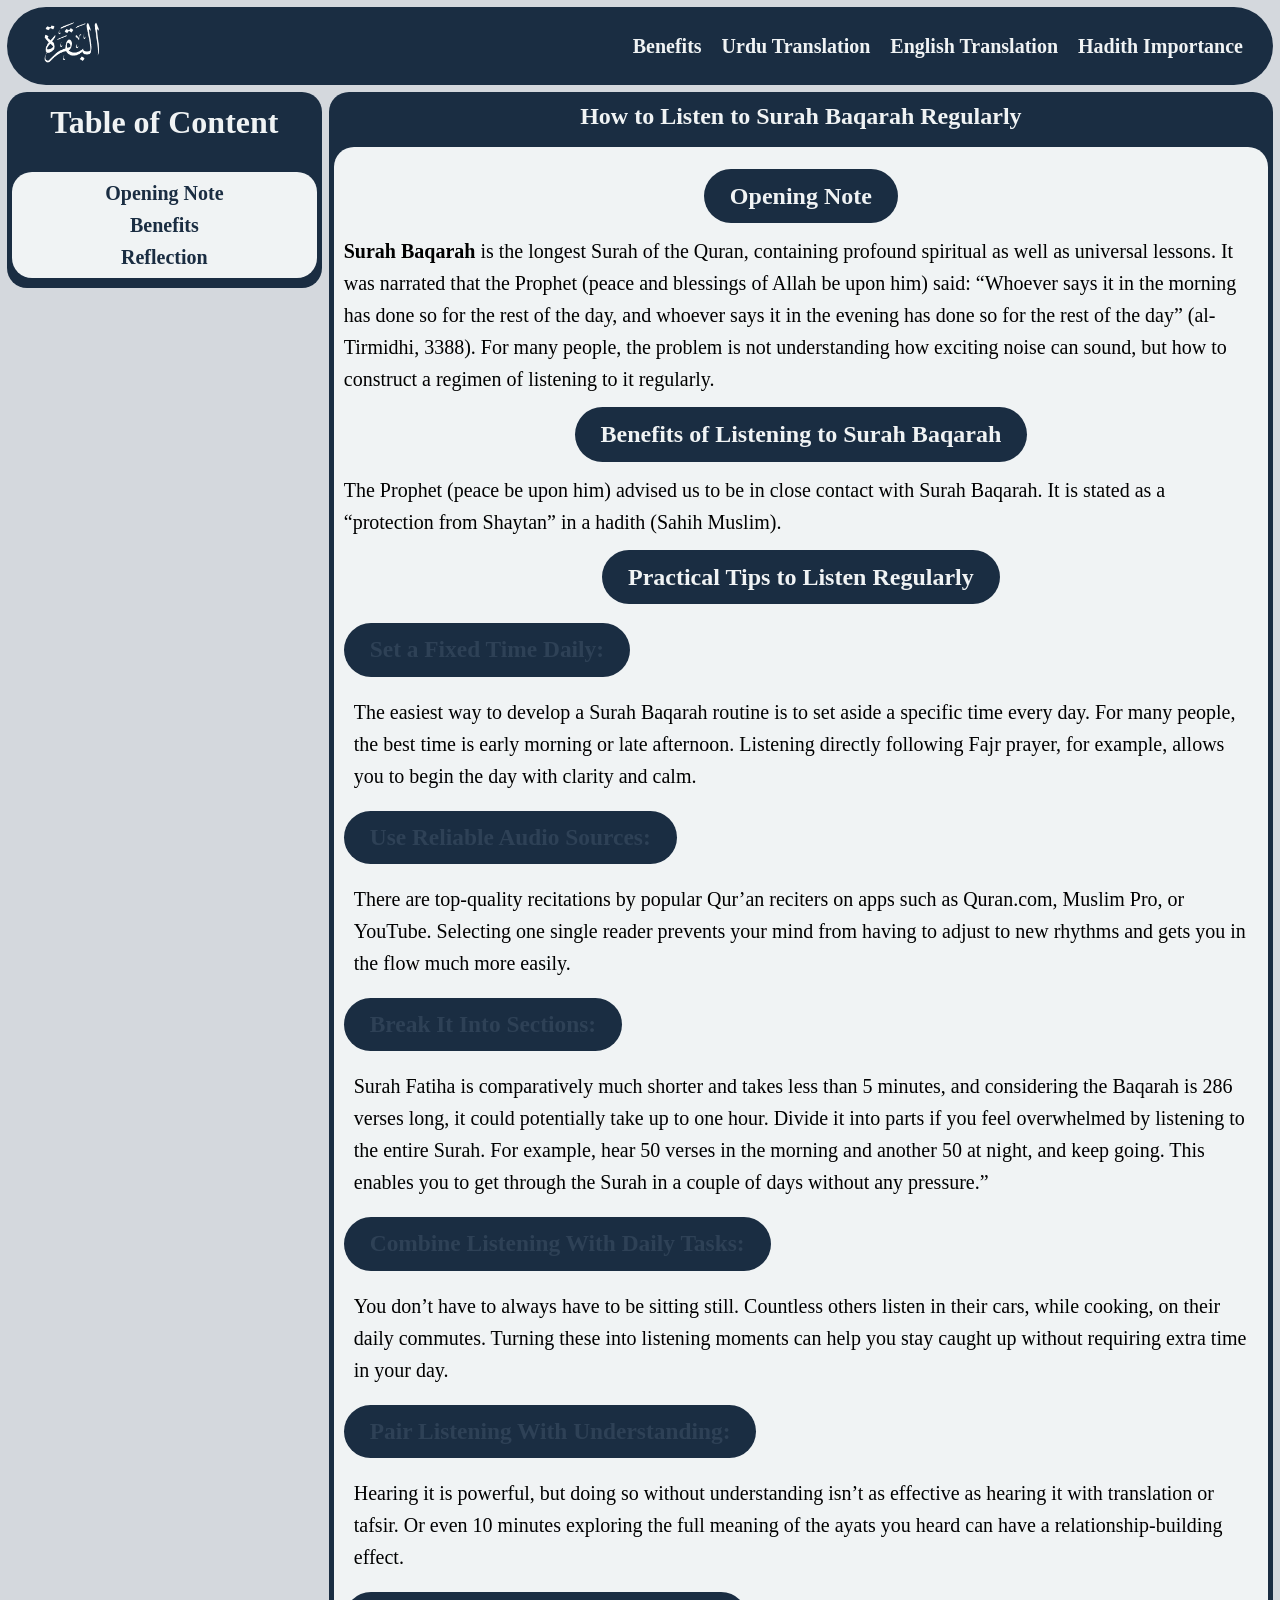
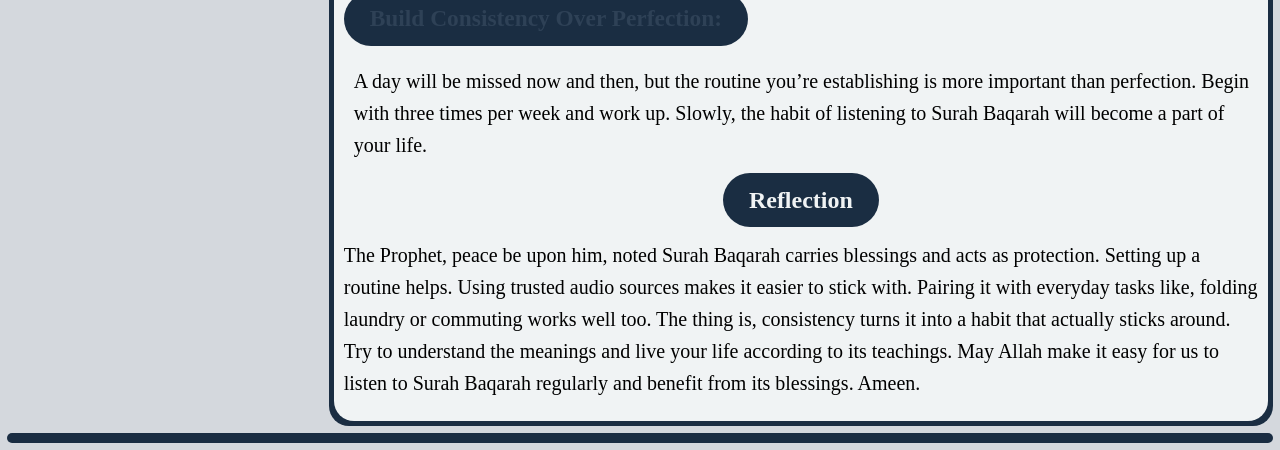
<file: listen-to-surah-baqarah-regularly/index.html>
<!doctype html>
<html lang="en">

<head>
  <meta charset="UTF-8" />
  <meta name="viewport" content="width=device-width, initial-scale=1.0">
  <title>How to Listen to Surah Baqarah Regularly</title>
  <meta name="description"
    content="LLearn how to listen to Surah Baqarah daily with ease. Discover its benefits, practical tips, and simple routines to make it part of your everyday life.">
  <link rel="stylesheet" href="/CSS/styles.css">
  <link rel="icon" href="/images/favicon.ico">
  <meta property="og:title" content="How to Listen to Surah Baqarah Regularly">
  <meta property="og:description"
    content="LLearn how to listen to Surah Baqarah daily with ease. Discover its benefits, practical tips, and simple routines to make it part of your everyday life.">
  <meta property="og:image" content="https://surahbaqarahlast2ayat.com/favicon.ico">
  <meta property="og:url" content="https://surahbaqarahlast2ayat.com/listen-to-surah-baqarah-regularly/">
  <meta property="og:type" content="website">
  <meta property="article:published_time" content="2025-10-10T01:00:00+00:00">
  <meta property="article:modified_time" content="2025-10-10T01:00:00+00:00">
  <meta name="twitter:card" content="summary_large_image">
  <meta name="twitter:title" content="How to Listen to Surah Baqarah Regularly">
  <meta name="twitter:description"
    content="LLearn how to listen to Surah Baqarah daily with ease. Discover its benefits, practical tips, and simple routines to make it part of your everyday life.">
  <meta name="twitter:image" content="https://surahbaqarahlast2ayat.com/favicon.ico">
  <!-- Google tag (gtag.js) -->
  <script async src="https://www.googletagmanager.com/gtag/js?id=G-Z75L82DDX3"></script>
  <script>
    window.dataLayer = window.dataLayer || [];
    function gtag() {
      dataLayer.push(arguments);
    }
    gtag("js", new Date());

    gtag("config", "G-Z75L82DDX3");
  </script>
  <script type="text/javascript">
    (function (c, l, a, r, i, t, y) {
      c[a] = c[a] || function () { (c[a].q = c[a].q || []).push(arguments) };
      t = l.createElement(r); t.async = 1; t.src = "https://www.clarity.ms/tag/" + i;
      y = l.getElementsByTagName(r)[0]; y.parentNode.insertBefore(t, y);
    })(window, document, "clarity", "script", "vcfjn785gt");
  </script>
</head>

<body>
  <header>
    <div class="navbar">
      <a href="/" class="text-logo-link">
        <img class="text-logo" src="/images/mobile-logo.webp" alt="mobile-logo">
      </a>
      <button class="nav-toggle" aria-label="Toggle navigation">☰</button>
      <nav class="nav-links">
        <div class="nav-content">
          <ul>
            <li><a href="/benefits">Benefits</a></li>
            <li><a href="/with-urdu-translation">Urdu Translation</a></li>
            <li>
              <a href="/english-translation-pdf">English Translation</a>
            </li>
            <li>
              <a href="/importance-in-light-of-hadiths">Hadith Importance</a>
            </li>
          </ul>
        </div>
      </nav>
    </div>
  </header>

  <main>
    <div class="toc">
      <div class="toc-tittle">
        <p><strong>Table of Content</strong></p>
      </div>
      <div class="toc-links">
        <ul>
          <li><a href="#opening">Opening Note</a></li>
          <li><a href="#benefits">Benefits</a></li>
          <li><a href="#reflection">Reflection</a></li>
        </ul>
      </div>
    </div>
    <article class="blog">
      <div class="blog-tittle">
        <h1>How to Listen to Surah Baqarah Regularly</h1>
      </div>
      <div class="blog-content">
        <div id="opening">
          <h2 class="heading">Opening Note</h2>

          <p>
            <strong>Surah Baqarah</strong> is the longest Surah of the Quran,
            containing profound spiritual as well as universal lessons. It was
            narrated that the Prophet (peace and blessings of Allah be upon
            him) said: “Whoever says it in the morning has done so for the
            rest of the day, and whoever says it in the evening has done so
            for the rest of the day” (al-Tirmidhi, 3388). For many people, the
            problem is not understanding how exciting noise can sound, but how
            to construct a regimen of listening to it regularly.
          </p>
        </div>
        <div id="benefits">
          <h2 class="heading">Benefits of Listening to Surah Baqarah</h2>
          <p>
            The Prophet (peace be upon him) advised us to be in close contact
            with Surah Baqarah. It is stated as a “protection from Shaytan” in
            a hadith (Sahih Muslim).
          </p>
        </div>
        <div id="tips">
          <h2 class="heading">Practical Tips to Listen Regularly</h2>
          <h3 class="bold">Set a Fixed Time Daily:</h3>
          <p class="side-gap">
            The easiest way to develop a Surah Baqarah routine is to set aside
            a specific time every day. For many people, the best time is early
            morning or late afternoon. Listening directly following Fajr
            prayer, for example, allows you to begin the day with clarity and
            calm.
          </p>

          <h3 class="bold">Use Reliable Audio Sources:</h3>
          <p class="side-gap">
            There are top-quality recitations by popular Qur’an reciters on
            apps such as Quran.com, Muslim Pro, or YouTube. Selecting one
            single reader prevents your mind from having to adjust to new
            rhythms and gets you in the flow much more easily.
          </p>

          <h3 class="bold">Break It Into Sections:</h3>
          <p class="side-gap">
            Surah Fatiha is comparatively much shorter and takes less than 5
            minutes, and considering the Baqarah is 286 verses long, it could
            potentially take up to one hour. Divide it into parts if you feel
            overwhelmed by listening to the entire Surah. For example, hear 50
            verses in the morning and another 50 at night, and keep going.
            This enables you to get through the Surah in a couple of days
            without any pressure.”
          </p>

          <h3 class="bold">Combine Listening With Daily Tasks:</h3>
          <p class="side-gap">
            You don’t have to always have to be sitting still. Countless
            others listen in their cars, while cooking, on their daily
            commutes. Turning these into listening moments can help you stay
            caught up without requiring extra time in your day.
          </p>

          <h3 class="bold">Pair Listening With Understanding:</h3>
          <p class="side-gap">
            Hearing it is powerful, but doing so without understanding isn’t
            as effective as hearing it with translation or tafsir. Or even 10
            minutes exploring the full meaning of the ayats you heard can have
            a relationship-building effect.
          </p>

          <h3 class="bold">Build Consistency Over Perfection:</h3>
          <p class="side-gap">
            A day will be missed now and then, but the routine you’re
            establishing is more important than perfection. Begin with three
            times per week and work up. Slowly, the habit of listening to
            Surah Baqarah will become a part of your life.
          </p>
        </div>
        <div id="reflection">
          <h3 class="heading">Reflection</h3>
          <p>
            The Prophet, peace be upon him, noted Surah Baqarah carries
            blessings and acts as protection. Setting up a routine helps.
            Using trusted audio sources makes it easier to stick with. Pairing
            it with everyday tasks like, folding laundry or commuting works
            well too. The thing is, consistency turns it into a habit that
            actually sticks around. Try to understand the meanings and live
            your life according to its teachings. May Allah make it easy for
            us to listen to Surah Baqarah regularly and benefit from its
            blessings. Ameen.
          </p>
        </div>
      </div>
    </article>
  </main>

  <footer class="footer" id="footer"></footer>
  <script src="/script/script.js"></script>

</body>

</html>
</file>
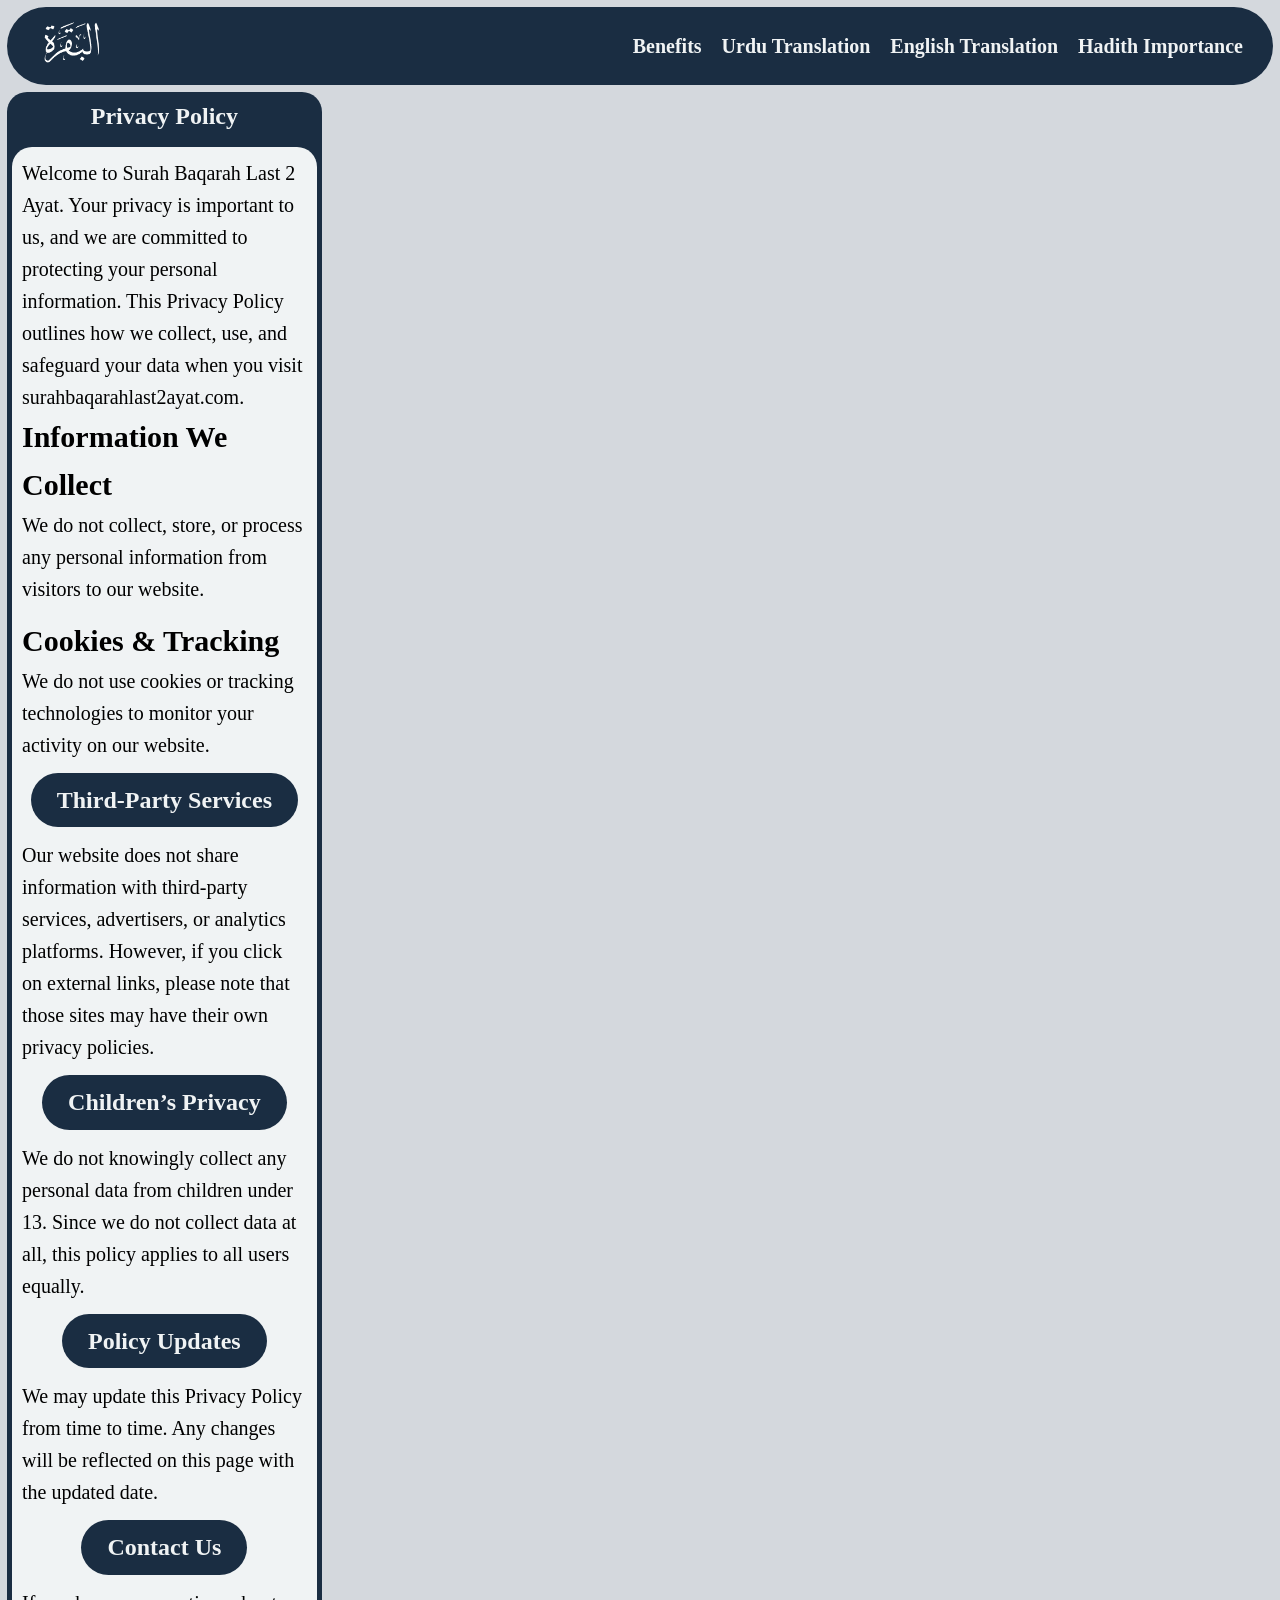
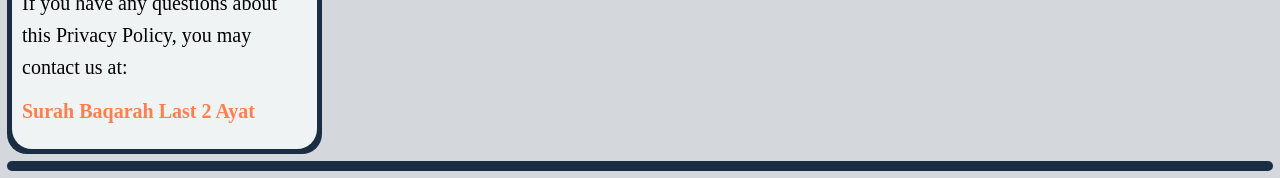
<file: privacy-policy/index.html>
<!doctype html>
<html lang="en">

<head>
  <meta charset="UTF-8">
  <meta name="viewport" content="width=device-width, initial-scale=1.0">
  <title>Privacy Policy | Surah Baqarah Last 2 Ayats</title>
  <meta name="description"
    content="Read our Privacy Policy to understand how we collect, use, and protect your personal information when you visit Surah Baqarah Last 2 Ayats website.">
  <link rel="stylesheet" href="/CSS/styles.css">
  <link rel="icon" href="/images/favicon.ico">
  <meta property="og:title" content="Privacy Policy | Surah Baqarah Last 2 Ayats">
  <meta property="og:description"
    content="Learn how we safeguard your privacy and handle your personal data responsibly.">
  <meta property="og:image" content="https://surahbaqarahlast2ayat.com/images/privacy-banner.png">
  <meta property="og:url" content="https://surahbaqarahlast2ayat.com/privacy-policy">
  <meta property="og:type" content="website">
  <meta property="article:published_time" content="2025-09-04T01:00:00+00:00">
  <meta property="article:modified_time" content="2025-09-04T01:00:00+00:00">
  <meta name="twitter:card" content="summary_large_image" />
  <meta name="twitter:title" content="Privacy Policy | Surah Baqarah Last 2 Ayats">
  <meta name="twitter:description"
    content="Read our Privacy Policy to understand how we collect, use, and protect your personal information.">
  <meta name="twitter:image" content="https://surahbaqarahlast2ayat.com/images/privacy-banner.png">
  <script async src="https://www.googletagmanager.com/gtag/js?id=G-Z75L82DDX3"></script>
  <script>
    window.dataLayer = window.dataLayer || [];
    function gtag() {
      dataLayer.push(arguments);
    }
    gtag("js", new Date());
    gtag("config", "G-Z75L82DDX3");
  </script>
</head>

<body>
  <header>
    <div class="navbar">
      <a href="/" class="text-logo-link">
        <img class="text-logo" src="/images/mobile-logo.webp" alt="mobile-logo">
      </a>
      <button class="nav-toggle" aria-label="Toggle navigation">☰</button>
      <nav class="nav-links">
        <div class="nav-content">
          <ul>
            <li><a href="/benefits">Benefits</a></li>
            <li><a href="/with-urdu-translation">Urdu Translation</a></li>
            <li>
              <a href="/english-translation-pdf">English Translation</a>
            </li>
            <li>
              <a href="/importance-in-light-of-hadiths">Hadith Importance</a>
            </li>
          </ul>
        </div>
      </nav>
    </div>
  </header>
  <main>
    <article>
      <div class="blog">
        <div class="blog-tittle">
          <h1>Privacy Policy</h1>
        </div>
        <div class="blog-content">
          Welcome to Surah Baqarah Last 2 Ayat. Your privacy is important to
          us, and we are committed to protecting your personal information.
          This Privacy Policy outlines how we collect, use, and safeguard your
          data when you visit surahbaqarahlast2ayat.com.
          <section>
            <h2>Information We Collect</h2>
            <p>
              We do not collect, store, or process any personal information
              from visitors to our website.
            </p>
          </section>

          <section>
            <h2>Cookies & Tracking</h2>
            <p>
              We do not use cookies or tracking technologies to monitor your
              activity on our website.
            </p>
          </section>

          <section>
            <h3 class="heading">Third-Party Services</h3>
            <p>
              Our website does not share information with third-party
              services, advertisers, or analytics platforms. However, if you
              click on external links, please note that those sites may have
              their own privacy policies.
            </p>
          </section>

          <section>
            <h3 class="heading">Children’s Privacy</h3>
            <p>
              We do not knowingly collect any personal data from children
              under 13. Since we do not collect data at all, this policy
              applies to all users equally.
            </p>
          </section>

          <section>
            <h3 class="heading">Policy Updates</h3>
            <p>
              We may update this Privacy Policy from time to time. Any changes
              will be reflected on this page with the updated date.
            </p>
          </section>

          <section>
            <h3 class="heading">Contact Us</h3>
            <p>
              If you have any questions about this Privacy Policy, you may
              contact us at:
            </p>
            <p>
              <a class="in-link" href="/">Surah Baqarah Last 2 Ayat</a>
            </p>
          </section>
        </div>
      </div>
    </article>
  </main>

  <footer class="footer" id="footer"></footer>
  <script src="/script/script.js"></script>

</body>

</html>
</file>
<file: CSS/styles.css>
:root {
  --navy: #1a2d42;
  --light-navy: #2e4156;
  --ash-grey: #aab7b7;
  --light-gray: #c0c8ca;
  --cloud-gray: #d4d8dd;
  --white: #f0f3f4;
  --arabic-back: #e1eee6;
}
* {
  margin: 0;
  padding: 0;
}
html {
  scroll-behavior: smooth;
}

@font-face {
  font-family: "MyQuranFont";
  src: url("/fonts/myQuranFont.woff2") format("truetype");
  font-weight: normal;
  font-style: normal;
}
@font-face {
  font-family: "MyUrduFont";
  src: url("/fonts/myUrduFont.ttf") format("truetype");
  font-weight: normal;
  font-style: normal;
}

.faq-container {
  max-width: 800px;
  margin: 20px auto;
  font-family: "Segoe UI", sans-serif;
}

/* The Main Accordion Box */
.faq-box {
  background-color: #ffffff;
  border: 1px solid var(--cloud-gray);
  border-radius: 8px;
  margin-bottom: 10px;
  overflow: hidden;
  transition: all 0.3s ease;
}

/* The Question (Clickable Part) */
.faq-question {
  padding: 15px 20px;
  color: var(--navy);
  font-weight: 700;
  cursor: pointer;
  list-style: none; /* Removes the default arrow in some browsers */
  position: relative;
  background-color: #ffffff;
}

.images {
  width: 100%;
  border-radius: 12px 12px 0 0;
  display: block;
}

.ad-container {
  display: flex;
  flex-direction: column;
  justify-content: center;
  align-items: center;
}
.ad-container a {
  width: 300px;
}
.ad-cta {
  display: flex;
  align-items: center;
  justify-content: center;
  gap: 12px;
  background-color: #25d366; /* WhatsApp Green */
  color: white;
  text-decoration: none;
  padding: 14px 24px;
  font-size: 16px;
  font-weight: 600;
  border-radius: 12px 12px; /* Matches ad corners */
  transition:
    background-color 0.3s ease,
    transform 0.2s ease;
}

.ad-cta:hover {
  background-color: #128c7e; /* Darker WhatsApp shade */
  transform: translateY(-2px);
}

.ad-cta:active {
  transform: translateY(0);
}

.cta-icon {
  width: 24px;
  height: 24px;
  filter: brightness(0) invert(1); /* Makes the icon white if the SVG is black */
}
/* Custom Arrow using CSS */
.faq-question::after {
  content: "▼";
  float: right;
  font-size: 12px;
  color: var(--ash-grey);
}

/* The Answer (Hidden Part) */
.faq-answer {
  padding: 0 20px 15px 20px;
  color: var(--light-navy);
  line-height: 1.6;
  background-color: var(--white); /* Light gray background for answer area */
}

/* Removes the default triangle in Chrome/Safari */
.faq-question::-webkit-details-marker {
  display: none;
}

.side-gap {
  margin-left: 10px;
}

.side-gap-right {
  margin-right: 15px;
}

/* Container for spacing */
.audio-container {
  background-color: #f8f9fa; /* Light grey background */
  padding: 15px;
  border-radius: 12px;
  margin: 10px 0;
  text-align: center;
  border: 1px solid #e9ecef;
}

/* Label above the player */
.audio-label {
  font-size: 0.9rem;
  color: #1a2d42; /* Navy color */
  font-weight: bold;
  margin-bottom: 8px;
  text-transform: uppercase;
  letter-spacing: 0.5px;
}

/* Make audio player fill the width on mobile */
.custom-audio {
  width: 100%;
  height: 40px;
}
.arabic-urdu {
  background-color: var(--arabic-back);
  border-radius: 10px;
  padding: 10px;
  box-shadow: #637068 5px 6px 5px;
}
.quran {
  font-family: "MyQuranFont", serif;
  color: var(--navy);
  font-size: 22px;
  font-weight: bold;
  line-height: 2;
  direction: rtl;
  text-align: center;
  margin-top: 15px;
  line-height: 50px;
}

.urdu {
  font-family: "MyUrduFont", serif;
  font-size: 22px;
  font-weight: bold;
  line-height: 2;
  direction: rtl;
  text-align: right;
  margin-top: 15px;
}

.heading-center {
  text-align: center;
  font-size: 26px;
  margin: 10px 5px;
}

.en-quran {
  font-family: "MyQuranFont", serif;
  color: var(--navy);
  font-size: 20px;
  font-weight: bold;
  margin-left: 10px;
  line-height: 2;
  margin-top: 15px;
}
.tafseer-card h4 {
  margin-top: 1.5rem;
  margin-bottom: 0.5rem;
  color: var(--navy);
}

.tafseer-card p {
  margin-bottom: 1rem;
  line-height: 1.6;
}
p {
  margin-bottom: 12px;
}

ul {
  font-weight: 300;
}

body {
  background: var(--cloud-gray);
  color: var(--dark);
  font-family: "Arial, sans-serif";
  line-height: 1.6;
}

header {
  background: var(--navy);
  color: var(--white);
  border-radius: 50px;
  margin: 7px 7px 0;
}

.navbar {
  display: flex;
  justify-content: space-between;
  align-items: center;
  padding: 10px 30px;
}

.nav-logo {
  height: 50px;
  transition: 0.25s ease-in-out;
  display: none;
}

.text-logo {
  height: 50px;
  transition: 0.25s ease-in-out;
  display: inline-block;
}

.nav-logo:hover {
  transform: scale(1.1);
}

nav ul {
  list-style: none;
  display: flex;
  gap: 20px;
}

.nav-links li {
  font-size: 20px;
  display: flex;
  /* Make li a flex container */
  align-items: center;
  /* Vertical center (if needed) */
  justify-content: space-evenly;
  /* Horizontal center */
  text-align: center;
  border-radius: 0%;
}

nav a {
  color: var(--white);
  text-decoration: none;
  font-weight: bold;
  transition: 0.25s ease-in-out;
}

nav a:hover {
  color: var(--white);
  transform: scale(1.1);
}

.nav-toggle {
  display: none;
  background: none;
  border: none;
  font-size: 35px;
  color: var(--white);
  cursor: pointer;
}

main {
  padding: 7px;
  display: grid;
  grid-template-columns: 1fr 3fr;
  /* Sidebar and main content */
  gap: 7px;
}

.toc,
.blog,
.footer {
  display: flex;
  flex-direction: column;
  gap: 12px;
  background: var(--navy);
  color: var(--white);
  border-radius: 20px;
  text-align: center;
  align-self: self-start;
  padding: 5px;
}

.toc-tittle,
.f-tittle p {
  font-size: 32px;
}

.toc-links {
  background: var(--white);
  color: var(--navy);
  border-radius: 20px;
  padding: 5px;
  margin-bottom: 5px;
}

.toc ul li {
  list-style: none;
}

.toc-links a {
  color: var(--navy);
  display: inline-block;
  text-decoration: none;
  font-size: 20px;
  font-weight: bold;
  transition: 0.25s ease-in-out;
}

.toc-links a:hover {
  transform: scale(1.1);
}

.blog-content,
.f-content {
  background: var(--white);
  color: black;
  border-radius: 20px;
  text-align: left;
  padding: 10px;
}

.blog-grid {
  display: grid;
  grid-template-columns: 1fr 1fr 1fr;
  gap: 20px;
  justify-content: space-between;
}

.blog-post {
  display: flex;
  flex-direction: column;
  max-width: 100%;
  gap: 12px;
  background: var(--navy);
  color: var(--white);
  border-radius: 20px;
  text-align: center;
  align-self: self-start;
  padding: 5px;
}

.blog-images {
  max-width: 100%;
  border-radius: 15px;
  box-shadow: 1px 1px 15px var(--text-color, #1b1b1b);
}

.blog-post p {
  font-size: 15px;
  font-weight: bold;
}

.blog-content,
.f-description p {
  font-size: 20px;
}

.heading {
  text-align: center;
}

.heading {
  display: table;
  /* shrink to fit content */
  margin: 12px auto;
  /* center horizontally */
  background: var(--navy);
  color: var(--white);
  font-size: 24px;
  border-radius: 50px;
  padding: 8px 26px;
}

h3 {
  display: table;
  background: var(--navy);
  color: var(--white);
  border-radius: 50px;
  padding: 8px 26px;
}

h3 {
  margin: 19px 0;
}

h4 {
  margin-bottom: 19px;
}

/* Container to prevent table from breaking on mobile */
.quran-table-wrapper {
  margin: 20px 0;
  overflow-x: auto;
  border: 1px solid #e2e8f0;
  border-radius: 8px;
}

.quran-info-table {
  width: 100%;
  border-collapse: collapse;
  background-color: var(--white);
  font-family: sans-serif;
  font-size: 16px;
}

/* Header styling */
.quran-info-table thead {
  background-color: var(--light-navy);
  color: #ffffff;
  text-align: left;
}

.quran-info-table th {
  padding: 15px;
  font-weight: 600;
}

/* Cell padding and borders */
.quran-info-table td {
  padding: 12px 15px;
  border-bottom: 1px solid #e2e8f0;
  vertical-align: middle;
}

/* Label column (Left side) */
.feature-name {
  background-color: var(--cloud-gray);
  font-weight: bold;
  color: #334155;
  width: 35%;
}

/* Detail column (Right side) */
.feature-detail {
  color: #475569;
}

/* Remove border from the last row */
.quran-info-table tr:last-child td {
  border-bottom: none;
}

.blog-list {
  margin: 19px 0;
}

.blog-list ul {
  /* remove default bullets */
  list-style: none;
  color: var(--light-navy);
  font-weight: 700;
  margin-bottom: 19px;
}

.blog-list ul li::before {
  content: "•";
  margin-right: 8px;
}

.blog-list li {
  padding-left: 5px;
  margin-bottom: 10px;
  text-align: left;
}

.black li {
  color: black;
}

.bullet li {
  list-style: none;
  margin-bottom: 10px;
}

.bullet ul li::before {
  content: "•";
  margin-right: 8px;
}

.bold {
  font-weight: bold;
  color: var(--light-navy);
}

.footer {
  margin: 0 7px 7px;
}

.f-grid {
  display: grid;
  grid-template-columns: 3fr 1fr;
  gap: 20px;
  justify-content: space-between;
}

.f-links a {
  color: var(--navy);
  display: inline-block;
  text-decoration: none;
  font-size: 17px;
  font-weight: bold;
  transition: 0.25s ease-in-out;
}

.f-links a:hover {
  transform: scale(1.1);
}

.f-links ul li {
  list-style: none;
}

.images {
  max-width: 500px;
  margin: 20px auto;
  display: block;
  border-radius: 10px;
  box-shadow: 1px 1px 15px var(--text-color, #1b1b1b);
}

.copyright {
  text-align: center;
}

.in-link {
  color: coral;
  text-decoration: none;
  font-weight: bold;
}

.download-btn {
  text-align: center;
}

.btn {
  background-color: var(--navy);
  text-decoration: none;
  text-align: center;
  display: inline-block;
  color: #fff;
  padding: 15px 20px;
  border-radius: 10px;
  box-shadow: 0 1px 10px var(--text-color, #1b1b1b);
  transition: ease-in-out 0.1s;
  font-weight: bold;
}

.btn:hover {
  transform: scale(0.95);
}

@media (max-width: 1024px) {
  .blog-grid {
    display: grid;
    grid-template-columns: 1fr 1fr;
    gap: 20px;
    justify-content: space-between;
  }
}

@media (max-width: 768px) {
  .toc-tittle,
  .f-tittle p {
    font-size: 28px;
  }

  h1 {
    font-size: 27px;
  }

  main {
    padding: 7px;
    display: flex;
    flex-direction: column;
    gap: 7px;
  }

  .toc {
    display: none;
  }

  .blog-grid {
    display: flexbox;
    flex-direction: column;
    grid-template-columns: 1fr 1fr;
    flex-wrap: wrap;
    gap: 20px;
    justify-content: space-between;
  }

  .f-grid {
    display: flex;
    flex-direction: column;
    margin-bottom: 20px;
    gap: 10px;
  }

  /* .f-links{
  padding: 0 10px;
} */
  .f-links ul {
    display: grid;
    flex-direction: column;
    grid-template-columns: 1.5fr 1fr;

    align-items: center;
    text-align: center;
    border-radius: 0%;
  }

  nav ul {
    list-style: none;
    display: flex;
    gap: 20px;
  }

  .toc {
    align-self: stretch;
  }
  .toc-links li {
    font-size: 20px;
    display: inline-flex;
    align-items: center;
    justify-content: space-between;
    text-align: center;
    border-radius: 0%;
  }

  .toc-links li:not(:last-child)::after {
    content: " | ";
    /* adds the separator */
    margin: 0 8px;
    /* spacing around the bar */
    color: #333;
    /* choose your color */
  }

  /* Show hamburger */
  .nav-toggle {
    display: block;
    /* show menu button */
  }

  .nav-links {
    color: var(--navy);
  }

  .nav-links a {
    color: var(--navy);
  }

  .nav-links {
    position: fixed;
    top: 0;
    left: -350px;
    /* hidden off screen */
    width: 250px;
    height: 100%;
    background: var(--navy);
    border-top-right-radius: 50px;
    border-bottom-right-radius: 50px;
    flex-direction: column;
    align-items: flex-start;
    padding: 5px;
    transition: left 0.3s ease;
    z-index: 1000;
  }

  .nav-content {
    background: var(--white);
    height: 86%;
    padding: 60px 20px;
    border-top-right-radius: 50px;
    border-bottom-right-radius: 50px;
  }

  nav a {
    text-shadow: 0px 4px 4px var(--ash-grey);
  }

  nav a:active {
    text-shadow: 0px 4px 4px var(--white);
  }

  nav a:hover {
    color: var(--navy);
    text-shadow: 0px 4px 4px var(--white);
    transform: scale(1.1);
  }

  .nav-links ul {
    flex-direction: column;
    gap: 15px;
  }

  .nav-links.active {
    left: 0;
    /* slide in */
  }

  .images {
    max-width: 300px;
  }

  .nav-logo {
    display: block;
  }
}
</file>
